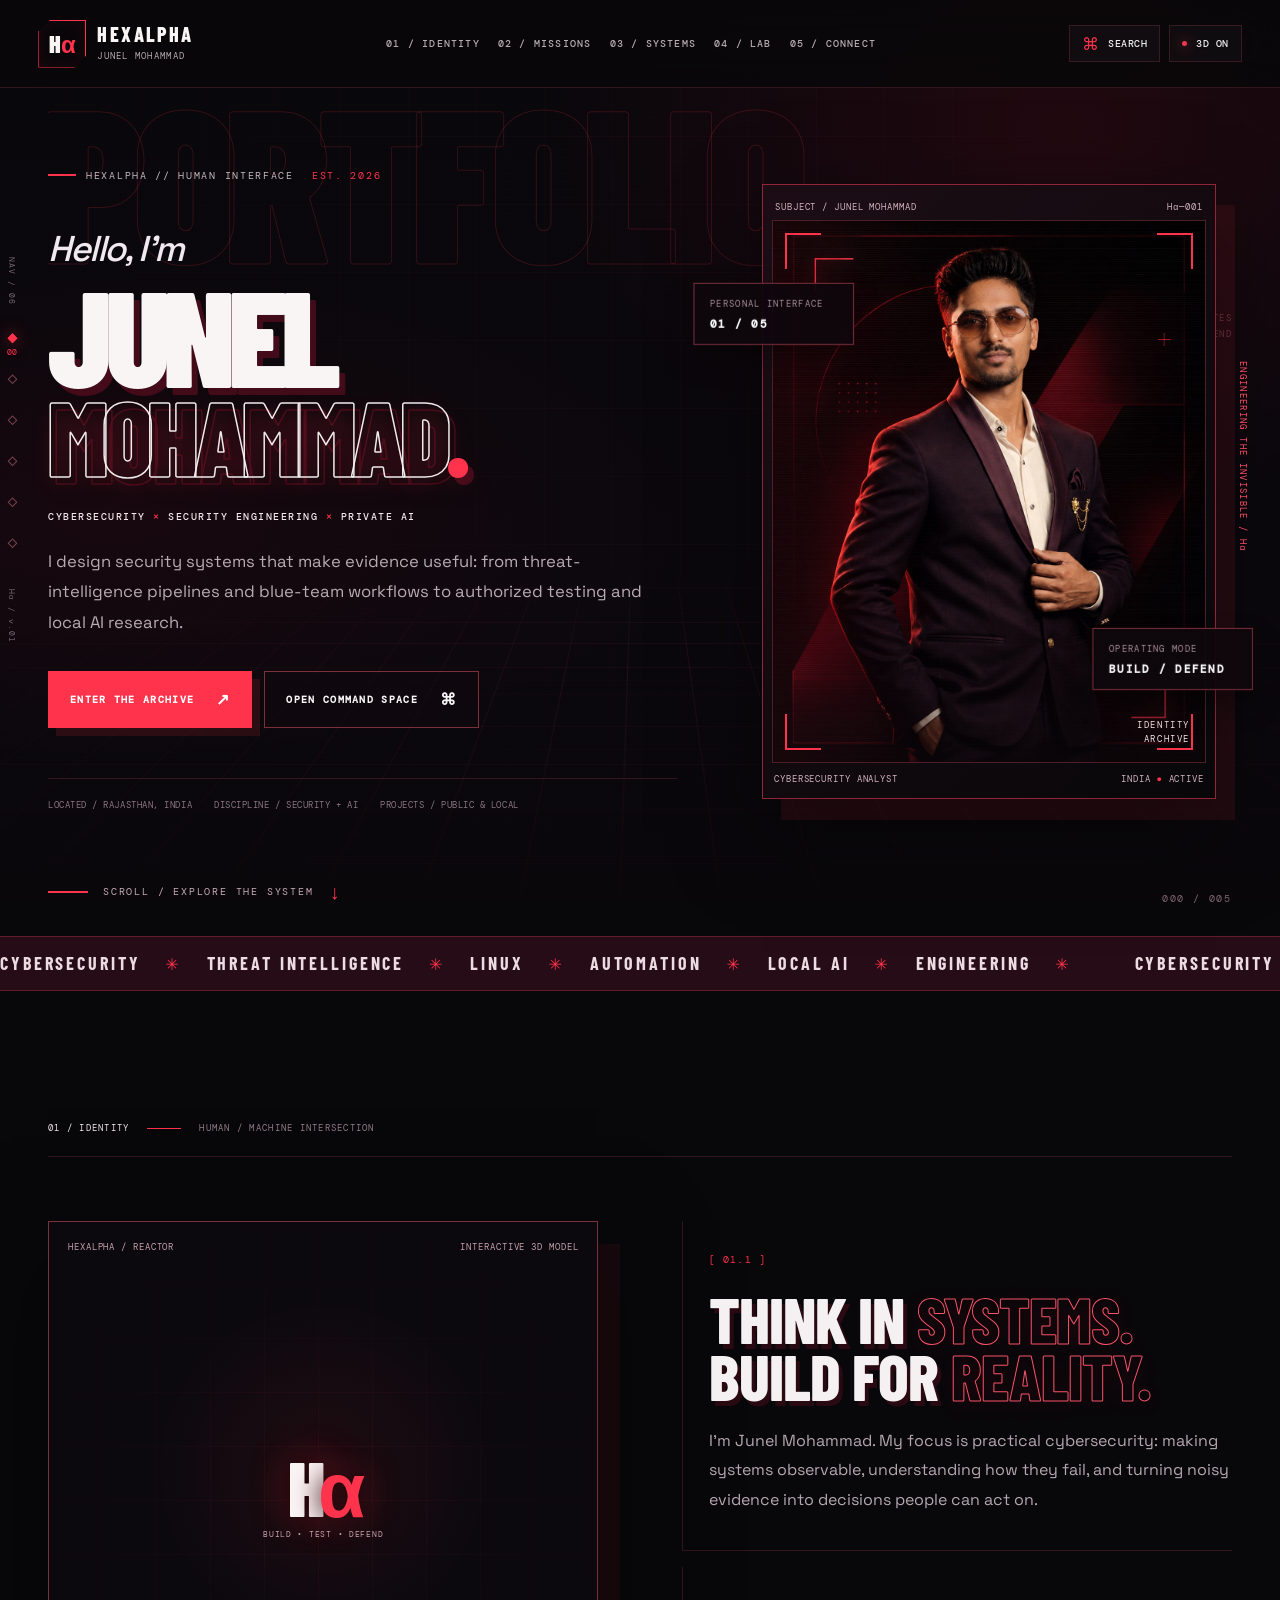
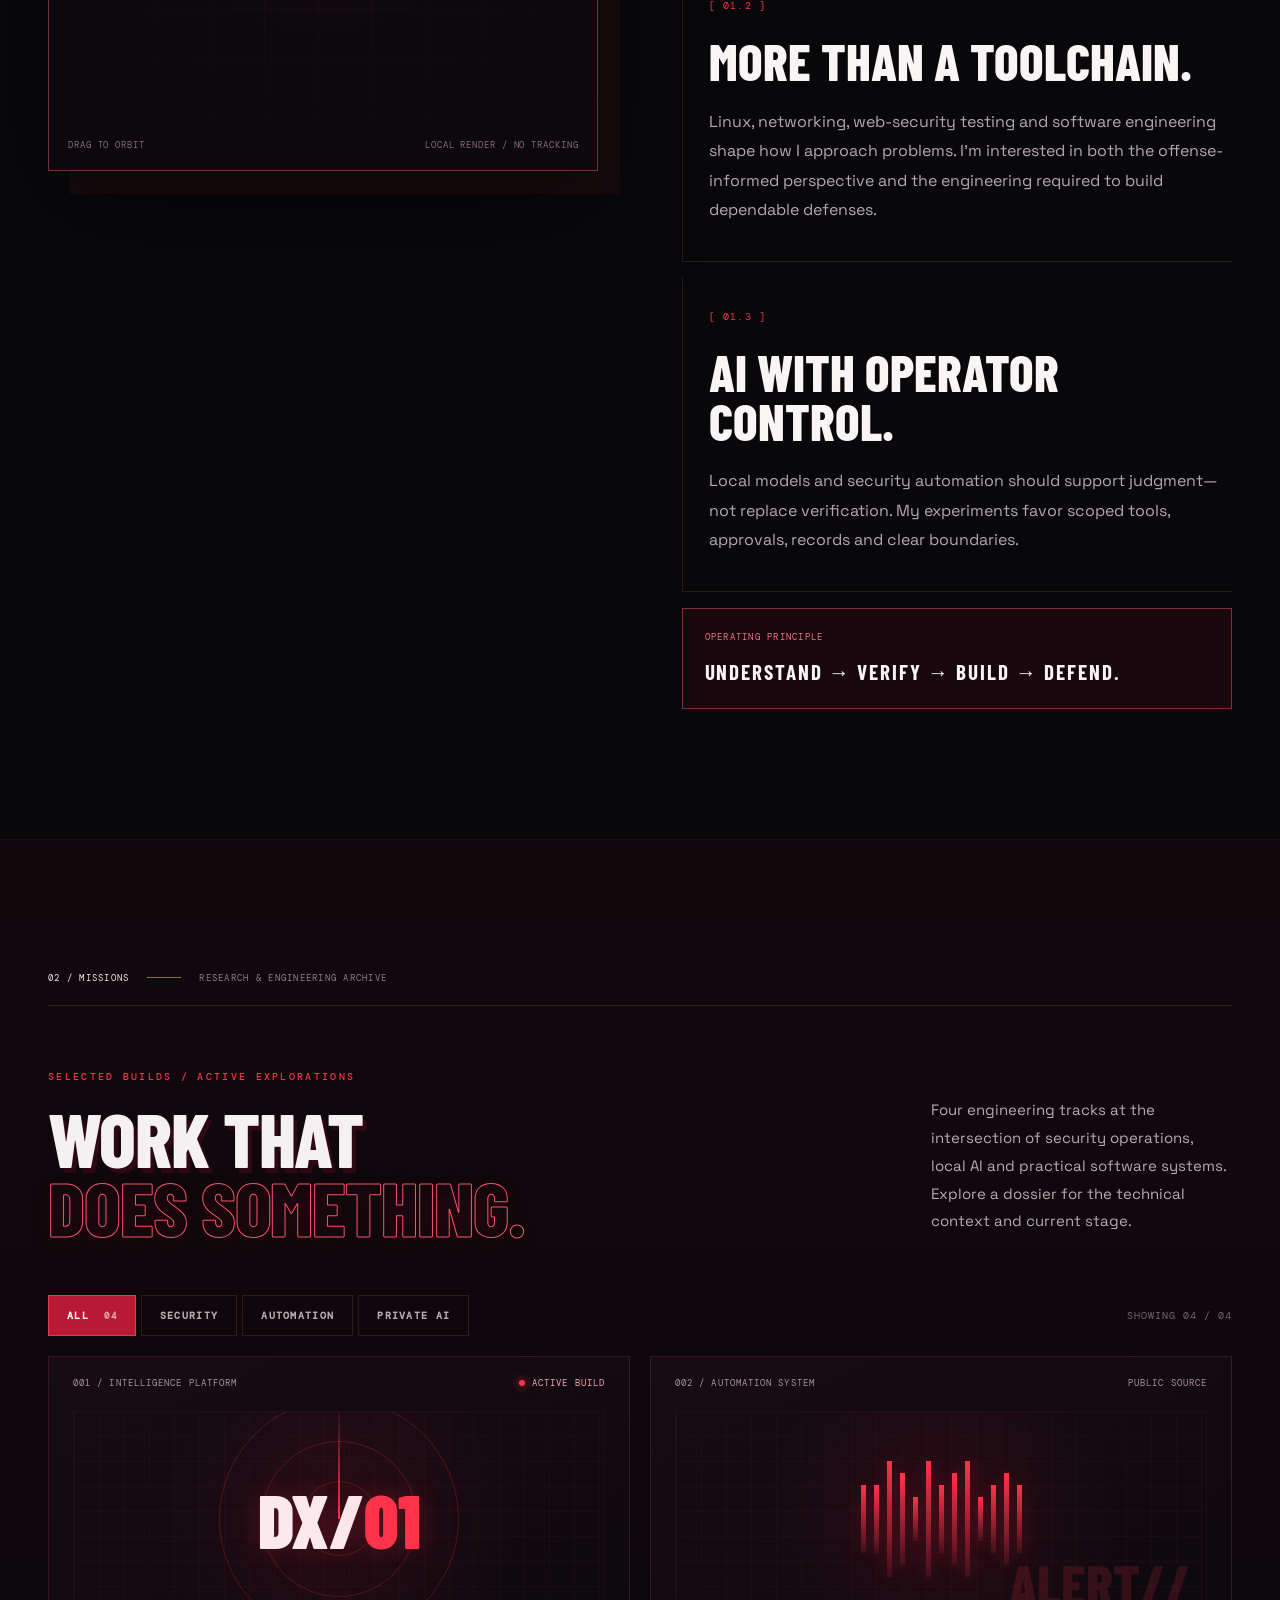
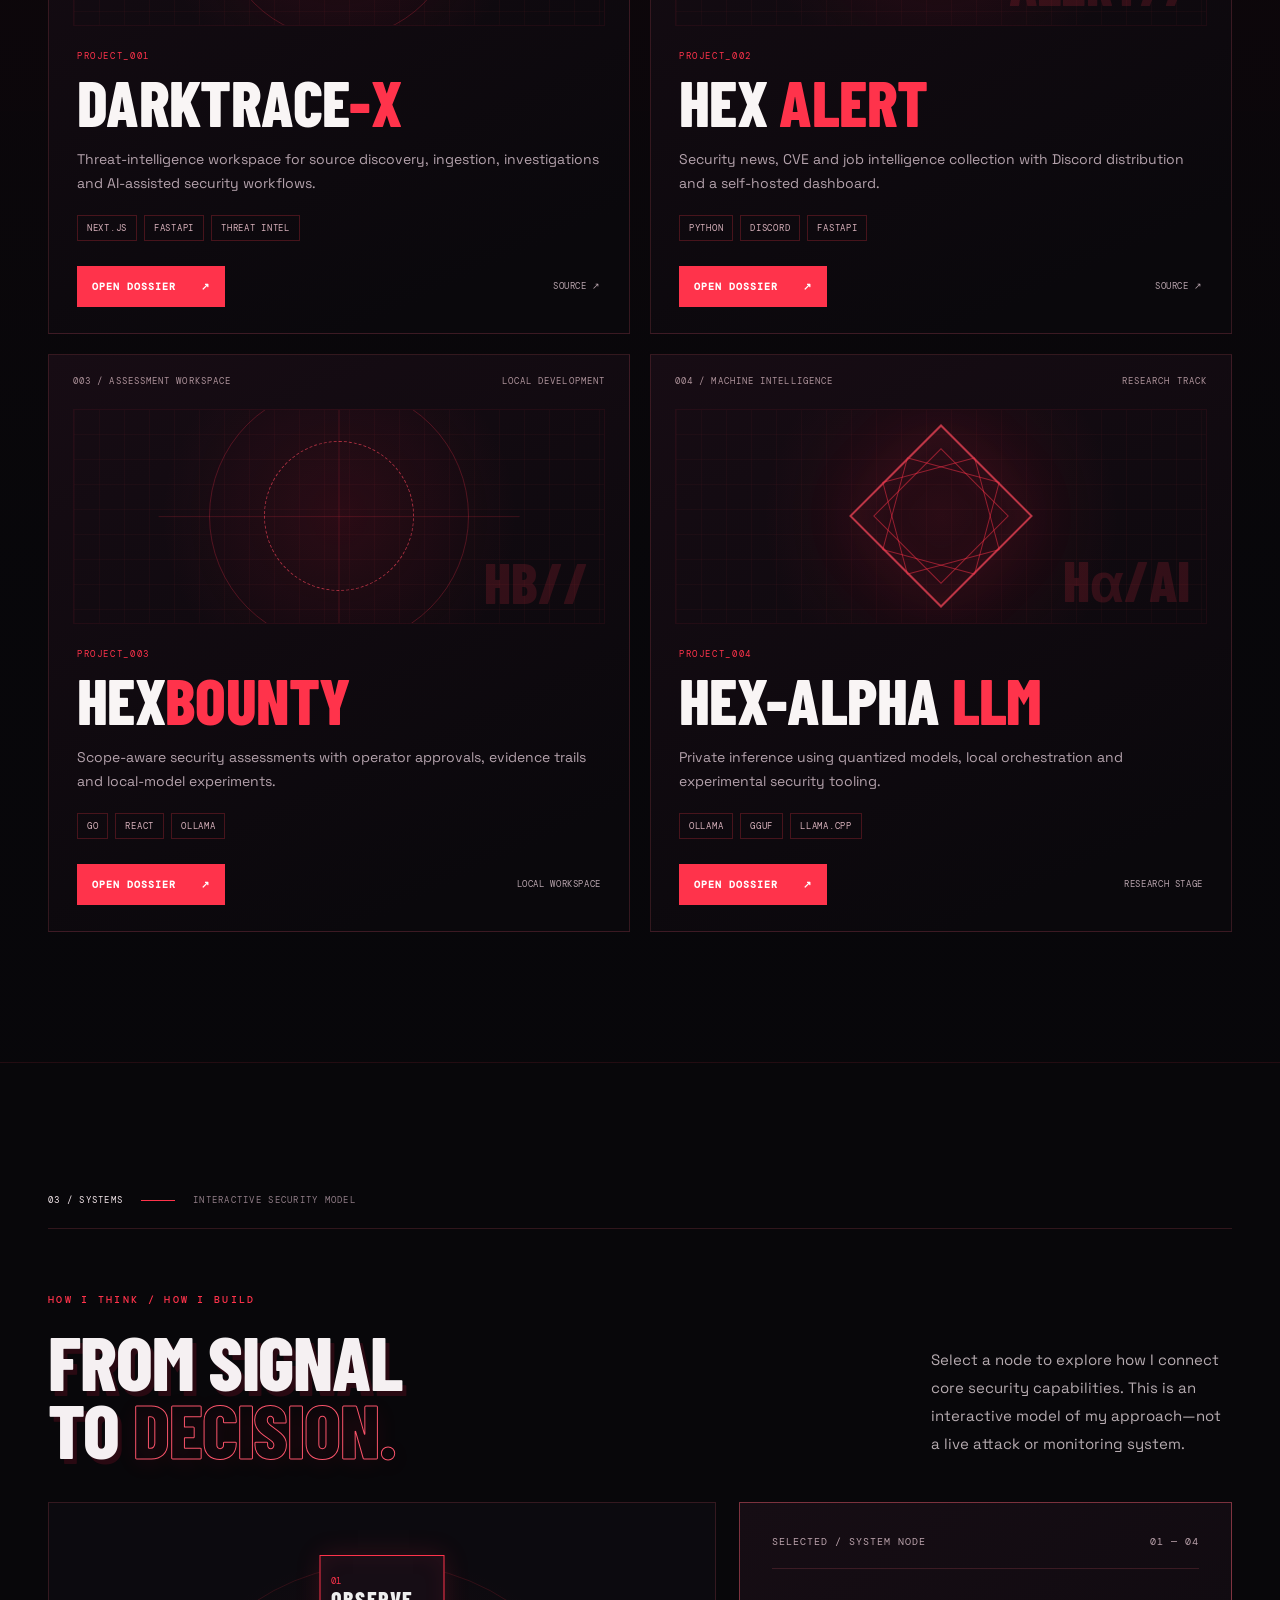
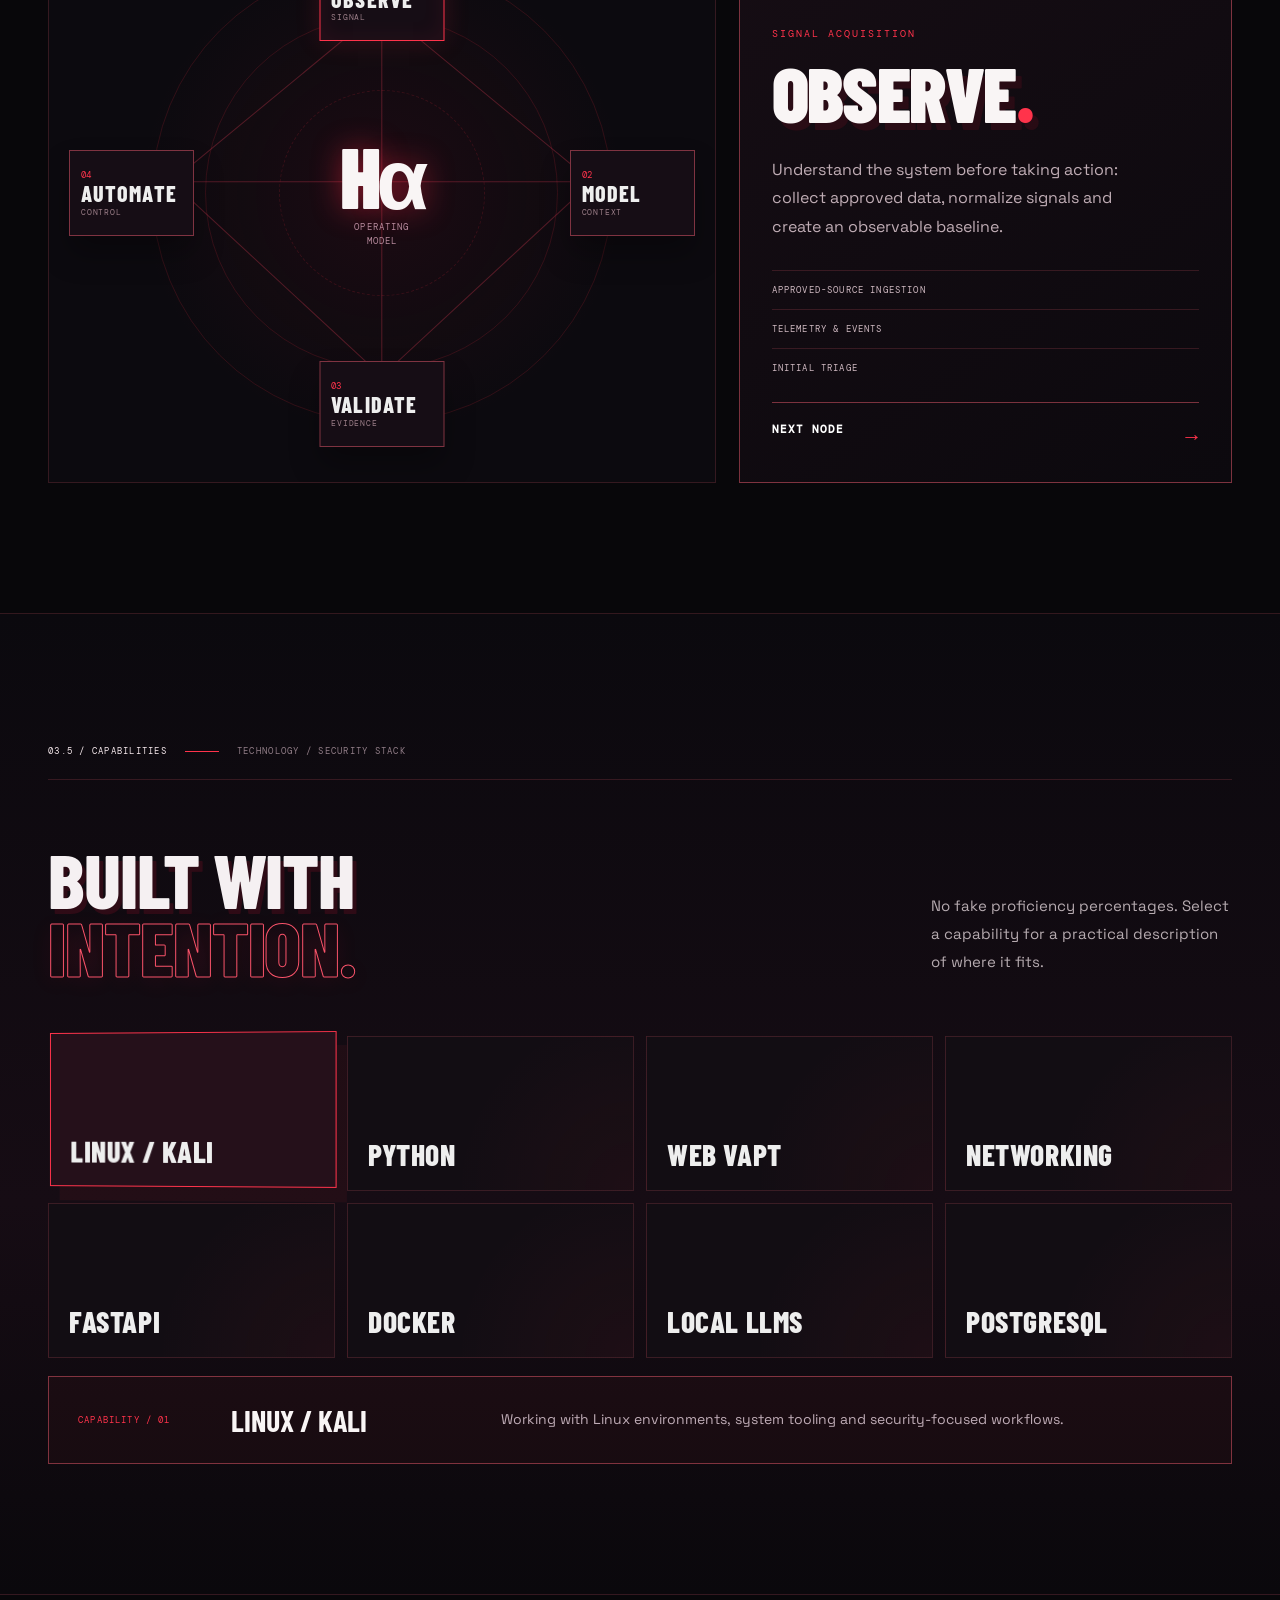
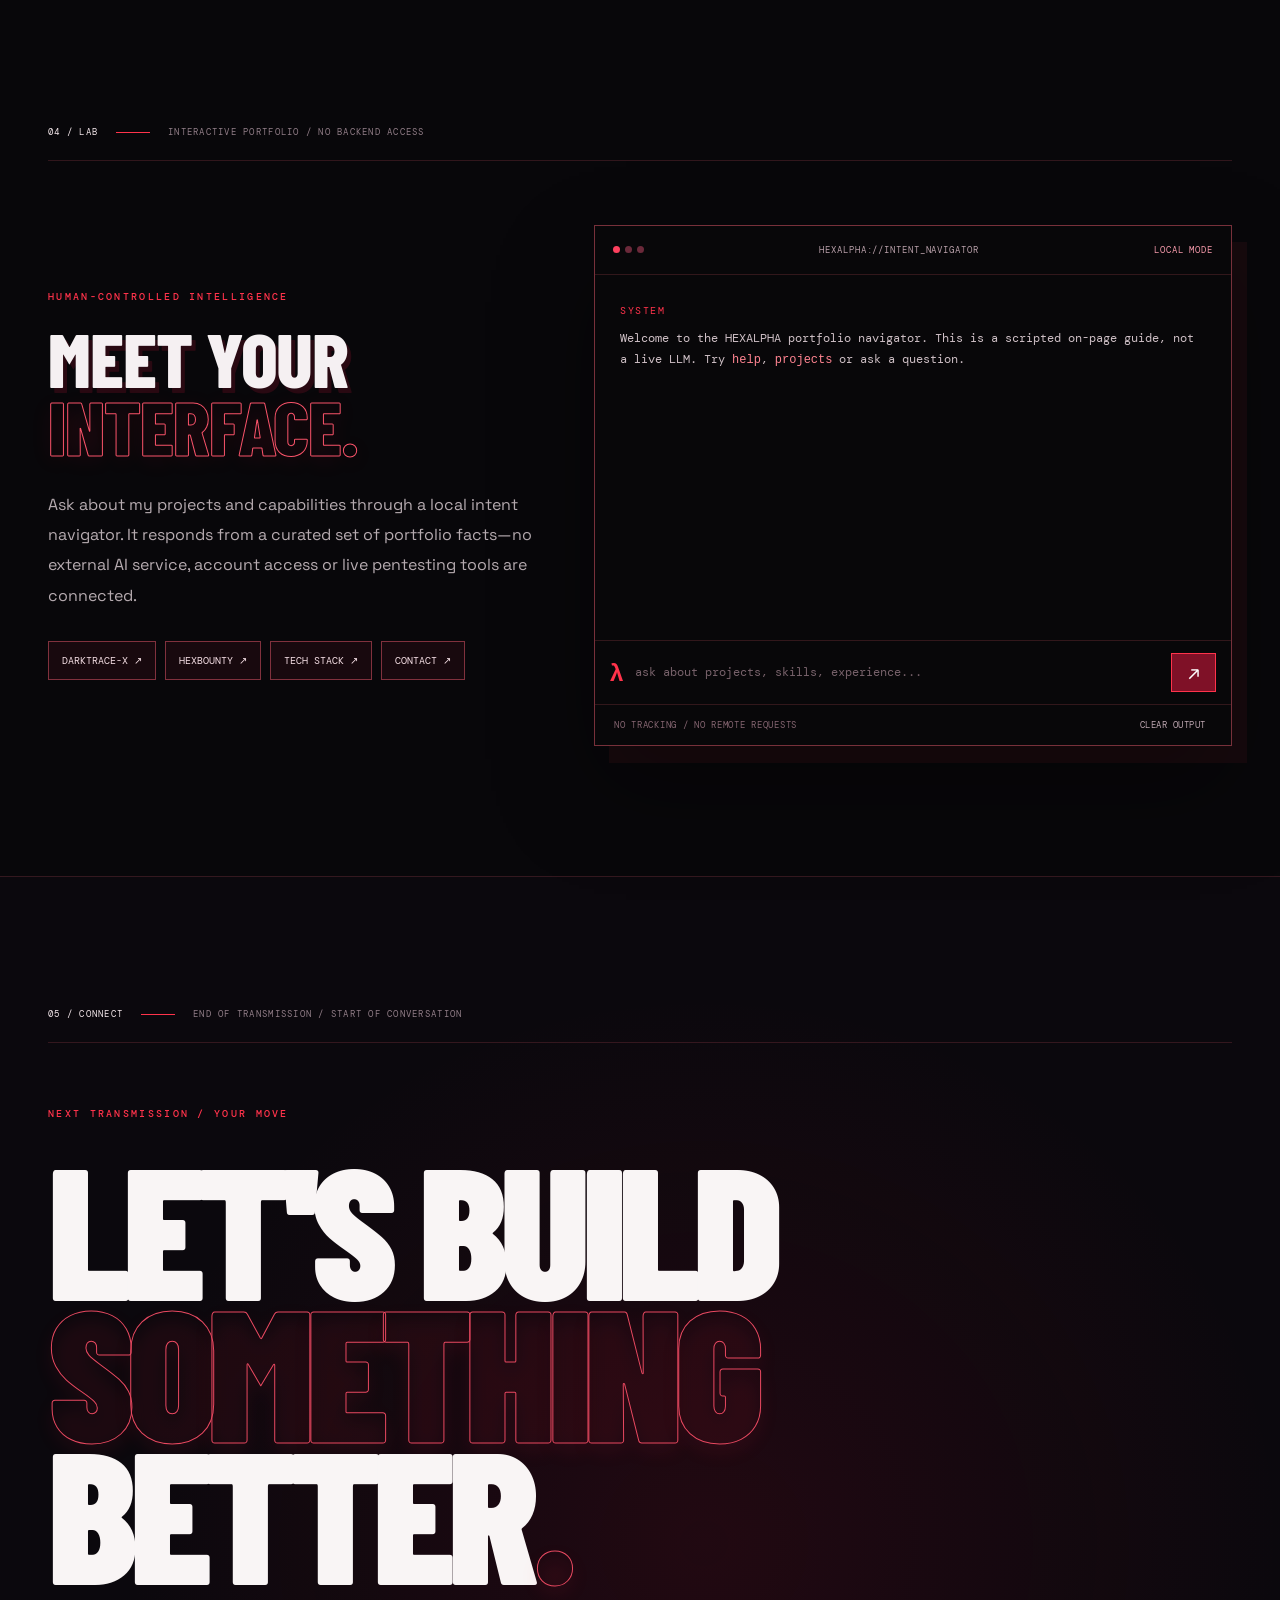
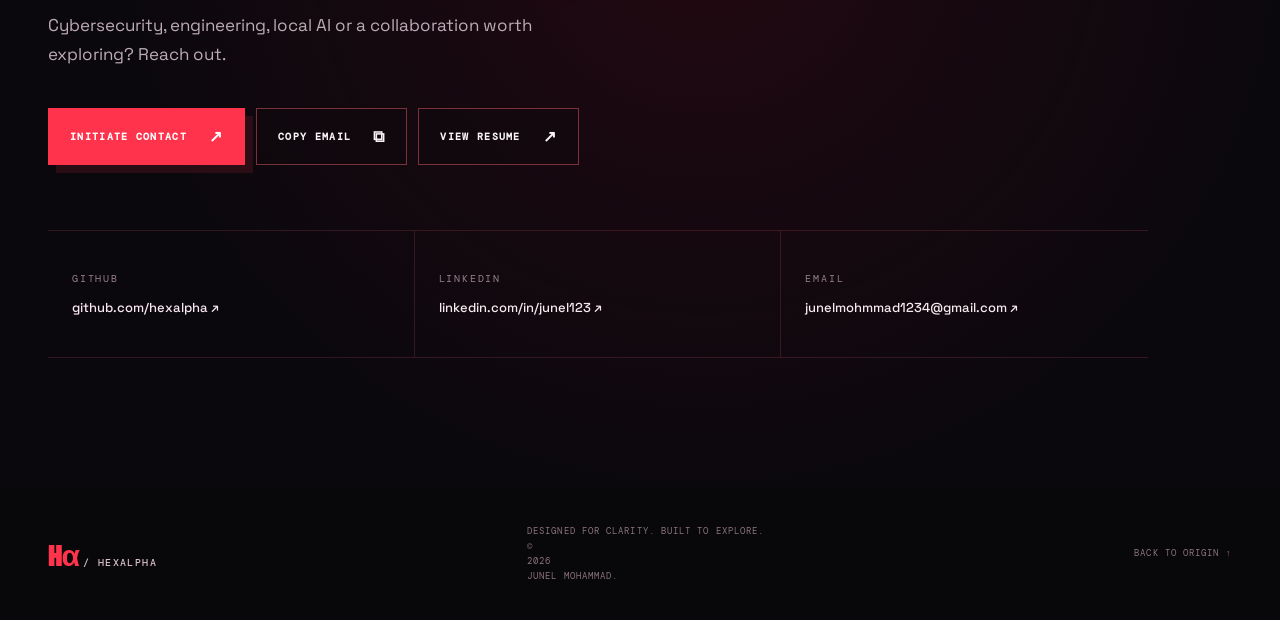
<file: docs/index.html>
<!doctype html>
<html lang="en">
<head>
  <meta charset="utf-8">
  <meta name="viewport" content="width=device-width,initial-scale=1,viewport-fit=cover">
  <meta name="theme-color" content="#08070a">
  <meta name="description" content="Junel Mohammad — cybersecurity, security engineering, threat intelligence and private AI. Explore projects and research in the HEXALPHA interactive command space.">
  <meta name="portfolio-build" content="singularity-desktop-mode-fix-2026-11-06-v1">
  <meta property="og:type" content="website">
  <meta property="og:title" content="Junel Mohammad | HEXALPHA / Cyber Command Space">
  <meta property="og:description" content="Cybersecurity × Engineering × Private AI — a cinematic, interactive portfolio.">
  <meta name="color-scheme" content="dark">
  <title>JUNEL MOHAMMAD — HEXALPHA / Cyber Command Space</title>
  <link rel="icon" href="./favicon.svg" type="image/svg+xml">
  <link rel="preconnect" href="https://fonts.googleapis.com">
  <link rel="preconnect" href="https://fonts.gstatic.com" crossorigin>
  <link href="https://fonts.googleapis.com/css2?family=Barlow+Condensed:wght@500;600;700;800;900&family=DM+Mono:wght@400;500&family=Space+Grotesk:wght@400;500;600;700&display=swap" rel="stylesheet">
  <link rel="stylesheet" href="./singularity.css?v=20261105-1">
  <link rel="stylesheet" href="./desktop-mode.css?v=20261106-1">
  <script src="./singularity.js?v=20261105-1" defer></script>
  <noscript><style>.boot{display:none}</style></noscript>
</head>
<body>
  <a class="skip" href="#main">Skip to content</a>
  <div class="background-grid" aria-hidden="true"></div>
  <div class="background-noise" aria-hidden="true"></div>
  <div class="cursor-aura" id="cursorAura" aria-hidden="true"></div>
  <div class="scroll-progress" id="scrollProgress" aria-hidden="true"></div>
  <div class="boot" id="boot" aria-hidden="true"><div class="boot__content"><span class="boot__id">H<span>α</span></span><div class="boot__title">HEXALPHA <strong>/ COMMAND SPACE</strong></div><div class="boot__track"><i></i></div><span class="boot__caption">INITIALIZING VISUAL INTERFACE // 2026</span></div></div>

  <header class="site-header" id="siteHeader">
    <a class="site-brand" href="#top" aria-label="HEXALPHA — Junel Mohammad, homepage">
      <span class="site-brand__symbol">H<span>α</span></span>
      <span class="site-brand__name"><strong>HEXALPHA</strong><small>JUNEL MOHAMMAD</small></span>
    </a>
    <nav class="site-nav" id="siteNav" aria-label="Main navigation">
      <a href="#about" data-section-link="about">01 / IDENTITY</a>
      <a href="#projects" data-section-link="projects">02 / MISSIONS</a>
      <a href="#systems" data-section-link="systems">03 / SYSTEMS</a>
      <a href="#lab" data-section-link="lab">04 / LAB</a>
      <a href="#contact" data-section-link="contact">05 / CONNECT</a>
    </nav>
    <div class="site-header__tools">
      <button type="button" class="command-trigger" id="commandTrigger" aria-label="Open command palette"><span class="command-trigger__glyph">⌘</span><span>SEARCH</span><kbd>CTRL K</kbd></button>
      <button type="button" class="motion-toggle" id="motionToggle" aria-label="Disable decorative animations" aria-pressed="true"><span class="motion-toggle__led"></span><span id="motionLabel">3D ON</span></button>
      <button type="button" class="nav-toggle" id="navToggle" aria-label="Open navigation" aria-controls="siteNav" aria-expanded="false"><i></i><i></i><i></i></button>
    </div>
  </header>

  <aside class="section-rail" aria-label="Quick section navigation">
    <span class="section-rail__heading">NAV / 06</span>
    <a class="is-active" href="#top" aria-label="Home" data-rail="top"><i></i><span>00</span></a>
    <a href="#about" aria-label="About" data-rail="about"><i></i><span>01</span></a>
    <a href="#projects" aria-label="Projects" data-rail="projects"><i></i><span>02</span></a>
    <a href="#systems" aria-label="Systems" data-rail="systems"><i></i><span>03</span></a>
    <a href="#lab" aria-label="Lab" data-rail="lab"><i></i><span>04</span></a>
    <a href="#contact" aria-label="Contact" data-rail="contact"><i></i><span>05</span></a>
    <span class="section-rail__ending">Hα / v.01</span>
  </aside>

  <main id="main">
    <section class="hero site-shell" id="top">
      <div class="hero__graphics" aria-hidden="true"><span class="hero__giant">PORTFOLIO</span><span class="hero__data">34° / DIGITAL FIELD NOTES<br>BUILD • TEST • DEFEND</span></div>
      <div class="hero__copy" data-reveal="left">
        <div class="eyebrow"><span class="eyebrow__dash"></span><span>HEXALPHA // HUMAN INTERFACE</span><span class="eyebrow__red">EST. 2026</span></div>
        <span class="hero__hello">Hello, I'm</span>
        <h1 class="hero__name" aria-label="Junel Mohammad"><span data-depth="2">JUNEL</span><span class="hero__surname" data-depth="1">MOHAMMAD<span class="hero__period">.</span></span></h1>
        <p class="hero__title">CYBERSECURITY <span>×</span> SECURITY ENGINEERING <span>×</span> PRIVATE AI</p>
        <p class="hero__description">I design security systems that make evidence useful: from threat-intelligence pipelines and blue-team workflows to authorized testing and local AI research.</p>
        <div class="hero__actions">
          <a href="#projects" class="action action--primary">ENTER THE ARCHIVE <span>↗</span></a>
          <button class="action action--secondary" type="button" data-open-palette>OPEN COMMAND SPACE <span>⌘</span></button>
        </div>
        <div class="hero__credentials" aria-label="Professional focus"><span>LOCATED / RAJASTHAN, INDIA</span><span>DISCIPLINE / SECURITY + AI</span><span>PROJECTS / PUBLIC & LOCAL</span></div>
      </div>
      <div class="hero__portrait-area" data-reveal="right">
        <div class="portrait-satellite portrait-satellite--one" aria-hidden="true"><span>PERSONAL INTERFACE</span><strong>01 / 05</strong></div>
        <div class="portrait-tilt" id="portraitTilt">
          <div class="portrait-frame">
            <div class="portrait-frame__top"><span>SUBJECT / JUNEL MOHAMMAD</span><span>Hα—001</span></div>
            <div class="portrait-frame__image">
              <img src="./portrait-themed.jpg?v=20261105-1" alt="Junel Mohammad wearing a maroon suit and glasses in a futuristic red-and-black studio portrait" width="1122" height="1402" fetchpriority="high">
              <span class="portrait-frame__scan" aria-hidden="true"></span>
              <span class="corner corner--tl" aria-hidden="true"></span><span class="corner corner--tr" aria-hidden="true"></span><span class="corner corner--bl" aria-hidden="true"></span><span class="corner corner--br" aria-hidden="true"></span>
              <span class="portrait-frame__index">IDENTITY<br>ARCHIVE</span>
            </div>
            <div class="portrait-frame__bottom"><span>CYBERSECURITY ANALYST</span><span>INDIA <b>●</b> ACTIVE</span></div>
          </div>
        </div>
        <div class="portrait-satellite portrait-satellite--two" aria-hidden="true"><span>OPERATING MODE</span><strong>BUILD / DEFEND</strong></div>
        <div class="portrait-caption" aria-hidden="true">ENGINEERING THE INVISIBLE / Hα</div>
      </div>
      <a href="#about" class="hero__scroll"><span class="hero__scroll-line"></span> SCROLL / EXPLORE THE SYSTEM <b>↓</b></a>
      <span class="hero__number" aria-hidden="true">000 / 005</span>
    </section>

    <div class="signal-bar" aria-label="Core disciplines"><div class="signal-bar__inner"><span>CYBERSECURITY <i>✳</i> THREAT INTELLIGENCE <i>✳</i> LINUX <i>✳</i> AUTOMATION <i>✳</i> LOCAL AI <i>✳</i> ENGINEERING <i>✳</i></span><span aria-hidden="true"> CYBERSECURITY <i>✳</i> THREAT INTELLIGENCE <i>✳</i> LINUX <i>✳</i> AUTOMATION <i>✳</i> LOCAL AI <i>✳</i> ENGINEERING <i>✳</i></span></div></div>

    <section class="section about site-shell" id="about">
      <header class="section-heading" data-reveal="up"><span class="section-heading__id">01 / IDENTITY</span><span class="section-heading__line"></span><span>HUMAN / MACHINE INTERSECTION</span></header>
      <div class="story-grid">
        <div class="story-grid__stage" data-reveal="left">
          <div class="core-stage" id="coreStage">
            <div class="core-stage__header"><span>HEXALPHA / REACTOR</span><span>INTERACTIVE 3D MODEL</span></div>
            <canvas id="coreCanvas" width="720" height="720" role="img" aria-label="Animated 3D network lattice representing interconnected cybersecurity systems. Can be rotated by dragging."></canvas>
            <div class="core-stage__center" aria-hidden="true"><b>H<span>α</span></b><small>BUILD • TEST • DEFEND</small></div>
            <div class="core-stage__foot"><span>DRAG TO ORBIT</span><span>LOCAL RENDER / NO TRACKING</span></div>
          </div>
        </div>
        <div class="story-grid__content">
          <article class="story-beat" data-reveal="right"><span class="beat-index">[ 01.1 ]</span><h2 class="display-heading">THINK IN <em>SYSTEMS.</em><br>BUILD FOR <em>REALITY.</em></h2><p>I’m Junel Mohammad. My focus is practical cybersecurity: making systems observable, understanding how they fail, and turning noisy evidence into decisions people can act on.</p></article>
          <article class="story-beat" data-reveal="right"><span class="beat-index">[ 01.2 ]</span><h3>More than a toolchain.</h3><p>Linux, networking, web-security testing and software engineering shape how I approach problems. I’m interested in both the offense-informed perspective and the engineering required to build dependable defenses.</p></article>
          <article class="story-beat" data-reveal="right"><span class="beat-index">[ 01.3 ]</span><h3>AI with operator control.</h3><p>Local models and security automation should support judgment—not replace verification. My experiments favor scoped tools, approvals, records and clear boundaries.</p></article>
          <div class="story-callout" data-reveal="right"><span>OPERATING PRINCIPLE</span><strong>UNDERSTAND → VERIFY → BUILD → DEFEND.</strong></div>
        </div>
      </div>
    </section>

    <section class="section missions" id="projects">
      <div class="site-shell">
        <header class="section-heading" data-reveal="up"><span class="section-heading__id">02 / MISSIONS</span><span class="section-heading__line"></span><span>RESEARCH & ENGINEERING ARCHIVE</span></header>
        <div class="missions__intro" data-reveal="up"><div><p class="micro-red">SELECTED BUILDS / ACTIVE EXPLORATIONS</p><h2 class="display-heading">WORK THAT<br><em>DOES SOMETHING.</em></h2></div><p>Four engineering tracks at the intersection of security operations, local AI and practical software systems. Explore a dossier for the technical context and current stage.</p></div>
        <div class="missions__toolbar" data-reveal="up" role="group" aria-label="Project category filter"><div class="filter-tabs"><button type="button" data-project-filter="all" aria-pressed="true">ALL <span>04</span></button><button type="button" data-project-filter="security" aria-pressed="false">SECURITY</button><button type="button" data-project-filter="automation" aria-pressed="false">AUTOMATION</button><button type="button" data-project-filter="ai" aria-pressed="false">PRIVATE AI</button></div><span class="missions__result" id="filterResult" role="status" aria-live="polite">SHOWING 04 / 04</span></div>
        <div class="mission-grid">
          <article class="mission-card mission-card--featured tilt-card" data-project="darktrace" data-category="security" data-reveal="up"><div class="mission-card__overline"><span>001 / INTELLIGENCE PLATFORM</span><span class="status-dot">ACTIVE BUILD</span></div><div class="mission-card__visual mission-card__visual--radar" aria-hidden="true"><span class="radar-ring radar-ring--one"></span><span class="radar-ring radar-ring--two"></span><span class="radar-ring radar-ring--three"></span><span class="radar-needle"></span><span class="radar-label">DX/<i>01</i></span></div><div class="mission-card__content"><span class="mission-card__num">PROJECT_001</span><h3>DarkTrace<span>-X</span></h3><p>Threat-intelligence workspace for source discovery, ingestion, investigations and AI-assisted security workflows.</p><div class="mission-card__tags"><span>NEXT.JS</span><span>FASTAPI</span><span>THREAT INTEL</span></div><div class="mission-card__actions"><button type="button" class="dossier-button" data-dossier="darktrace">OPEN DOSSIER <b>↗</b></button><a href="https://github.com/hexalpha/DarkTrace-X" target="_blank" rel="noopener noreferrer">SOURCE ↗</a></div></div></article>
          <article class="mission-card tilt-card" data-project="hexalert" data-category="automation security" data-reveal="up"><div class="mission-card__overline"><span>002 / AUTOMATION SYSTEM</span><span>PUBLIC SOURCE</span></div><div class="mission-card__visual mission-card__visual--wave" aria-hidden="true"><div class="waveform"><i></i><i></i><i></i><i></i><i></i><i></i><i></i><i></i><i></i><i></i><i></i><i></i><i></i></div><span class="visual-mark">ALERT//</span></div><div class="mission-card__content"><span class="mission-card__num">PROJECT_002</span><h3>HEX <span>ALERT</span></h3><p>Security news, CVE and job intelligence collection with Discord distribution and a self-hosted dashboard.</p><div class="mission-card__tags"><span>PYTHON</span><span>DISCORD</span><span>FASTAPI</span></div><div class="mission-card__actions"><button type="button" class="dossier-button" data-dossier="hexalert">OPEN DOSSIER <b>↗</b></button><a href="https://github.com/hexalpha/HEX-ALERT" target="_blank" rel="noopener noreferrer">SOURCE ↗</a></div></div></article>
          <article class="mission-card tilt-card" data-project="hexbounty" data-category="security ai" data-reveal="up"><div class="mission-card__overline"><span>003 / ASSESSMENT WORKSPACE</span><span>LOCAL DEVELOPMENT</span></div><div class="mission-card__visual mission-card__visual--cross" aria-hidden="true"><span class="crosshair crosshair--one"></span><span class="crosshair crosshair--two"></span><span class="visual-mark">HB//</span></div><div class="mission-card__content"><span class="mission-card__num">PROJECT_003</span><h3>Hex<span>Bounty</span></h3><p>Scope-aware security assessments with operator approvals, evidence trails and local-model experiments.</p><div class="mission-card__tags"><span>GO</span><span>REACT</span><span>OLLAMA</span></div><div class="mission-card__actions"><button type="button" class="dossier-button" data-dossier="hexbounty">OPEN DOSSIER <b>↗</b></button><span class="mission-card__private">LOCAL WORKSPACE</span></div></div></article>
          <article class="mission-card tilt-card" data-project="hexllm" data-category="ai" data-reveal="up"><div class="mission-card__overline"><span>004 / MACHINE INTELLIGENCE</span><span>RESEARCH TRACK</span></div><div class="mission-card__visual mission-card__visual--ai" aria-hidden="true"><div class="brain-shell"><span></span><span></span><span></span></div><span class="visual-mark">Hα/AI</span></div><div class="mission-card__content"><span class="mission-card__num">PROJECT_004</span><h3>HEX-ALPHA <span>LLM</span></h3><p>Private inference using quantized models, local orchestration and experimental security tooling.</p><div class="mission-card__tags"><span>OLLAMA</span><span>GGUF</span><span>LLAMA.CPP</span></div><div class="mission-card__actions"><button type="button" class="dossier-button" data-dossier="hexllm">OPEN DOSSIER <b>↗</b></button><span class="mission-card__private">RESEARCH STAGE</span></div></div></article>
        </div>
      </div>
    </section>

    <section class="section systems site-shell" id="systems">
      <header class="section-heading" data-reveal="up"><span class="section-heading__id">03 / SYSTEMS</span><span class="section-heading__line"></span><span>INTERACTIVE SECURITY MODEL</span></header>
      <div class="systems__intro" data-reveal="up"><div><p class="micro-red">HOW I THINK / HOW I BUILD</p><h2 class="display-heading">FROM SIGNAL<br>TO <em>DECISION.</em></h2></div><p>Select a node to explore how I connect core security capabilities. This is an interactive model of my approach—not a live attack or monitoring system.</p></div>
      <div class="systems-grid" data-reveal="up">
        <div class="systems-visual" id="systemsVisual" aria-label="Interactive security workflow diagram">
          <div class="systems-visual__rings" aria-hidden="true"><i></i><i></i><i></i></div>
          <svg class="systems-visual__paths" viewBox="0 0 600 550" aria-hidden="true"><path d="M300 100L100 265L300 450L500 265Z"/><path d="M300 100V450M100 265H500"/></svg>
          <div class="systems-visual__core"><span>Hα</span><small>OPERATING<br>MODEL</small></div>
          <button type="button" class="system-node is-selected" data-system="observe" aria-pressed="true"><i>01</i><strong>OBSERVE</strong><small>SIGNAL</small></button>
          <button type="button" class="system-node" data-system="model" aria-pressed="false"><i>02</i><strong>MODEL</strong><small>CONTEXT</small></button>
          <button type="button" class="system-node" data-system="validate" aria-pressed="false"><i>03</i><strong>VALIDATE</strong><small>EVIDENCE</small></button>
          <button type="button" class="system-node" data-system="automate" aria-pressed="false"><i>04</i><strong>AUTOMATE</strong><small>CONTROL</small></button>
        </div>
        <div class="system-dossier"><div class="system-dossier__top"><span>SELECTED / SYSTEM NODE</span><span id="systemCounter">01 — 04</span></div><p class="system-dossier__tag" id="systemTag">SIGNAL ACQUISITION</p><h3 id="systemTitle">OBSERVE<span>.</span></h3><p id="systemDescription">Understand the system before taking action: collect approved data, normalize signals and create an observable baseline.</p><div class="system-dossier__list" id="systemDetails"><span>APPROVED-SOURCE INGESTION</span><span>TELEMETRY &amp; EVENTS</span><span>INITIAL TRIAGE</span></div><button type="button" class="system-dossier__next" id="nextSystem">NEXT NODE <span>→</span></button></div>
      </div>
    </section>

    <section class="section arsenal" id="arsenal">
      <div class="site-shell"><header class="section-heading" data-reveal="up"><span class="section-heading__id">03.5 / CAPABILITIES</span><span class="section-heading__line"></span><span>TECHNOLOGY / SECURITY STACK</span></header>
        <div class="arsenal__intro" data-reveal="up"><h2 class="display-heading">BUILT WITH<br><em>INTENTION.</em></h2><p>No fake proficiency percentages. Select a capability for a practical description of where it fits.</p></div>
        <div class="arsenal__grid" data-reveal="up" id="arsenalGrid">
          <button type="button" data-skill="linux" class="skill-tile is-selected" aria-pressed="true"><span>01</span><strong>LINUX / KALI</strong><i>↗</i></button>
          <button type="button" data-skill="python" class="skill-tile" aria-pressed="false"><span>02</span><strong>PYTHON</strong><i>↗</i></button>
          <button type="button" data-skill="vapt" class="skill-tile" aria-pressed="false"><span>03</span><strong>WEB VAPT</strong><i>↗</i></button>
          <button type="button" data-skill="network" class="skill-tile" aria-pressed="false"><span>04</span><strong>NETWORKING</strong><i>↗</i></button>
          <button type="button" data-skill="api" class="skill-tile" aria-pressed="false"><span>05</span><strong>FASTAPI</strong><i>↗</i></button>
          <button type="button" data-skill="docker" class="skill-tile" aria-pressed="false"><span>06</span><strong>DOCKER</strong><i>↗</i></button>
          <button type="button" data-skill="ai" class="skill-tile" aria-pressed="false"><span>07</span><strong>LOCAL LLMS</strong><i>↗</i></button>
          <button type="button" data-skill="data" class="skill-tile" aria-pressed="false"><span>08</span><strong>POSTGRESQL</strong><i>↗</i></button>
        </div>
        <div class="arsenal__description" id="skillDescription" role="status" aria-live="polite"><span>CAPABILITY / 01</span><strong>LINUX / KALI</strong><p>Working with Linux environments, system tooling and security-focused workflows.</p></div>
      </div>
    </section>

    <section class="section lab site-shell" id="lab">
      <header class="section-heading" data-reveal="up"><span class="section-heading__id">04 / LAB</span><span class="section-heading__line"></span><span>INTERACTIVE PORTFOLIO / NO BACKEND ACCESS</span></header>
      <div class="lab__grid"><div class="lab__copy" data-reveal="left"><p class="micro-red">HUMAN-CONTROLLED INTELLIGENCE</p><h2 class="display-heading">MEET YOUR<br><em>INTERFACE.</em></h2><p>Ask about my projects and capabilities through a local intent navigator. It responds from a curated set of portfolio facts—no external AI service, account access or live pentesting tools are connected.</p><div class="lab__quick"><button type="button" data-lab-prompt="What is DarkTrace-X?">DARKTRACE-X ↗</button><button type="button" data-lab-prompt="What is HexBounty?">HEXBOUNTY ↗</button><button type="button" data-lab-prompt="What technologies do you use?">TECH STACK ↗</button><button type="button" data-lab-prompt="How can I contact you?">CONTACT ↗</button></div></div>
        <div class="console" data-reveal="right"><div class="console__top"><div class="console__lights"><i></i><i></i><i></i></div><span>HEXALPHA://INTENT_NAVIGATOR</span><span class="console__badge">LOCAL MODE</span></div><div id="consoleHistory" class="console__history" role="log" aria-live="polite"><div class="console-line console-line--system"><span class="console-line__prompt">SYSTEM</span><p>Welcome to the HEXALPHA portfolio navigator. This is a scripted on-page guide, not a live LLM. Try <code>help</code>, <code>projects</code> or ask a question.</p></div></div><form id="consoleForm" class="console__form"><label for="consoleInput">λ</label><input id="consoleInput" type="text" autocomplete="off" spellcheck="false" maxlength="240" placeholder="ask about projects, skills, experience..." aria-label="Ask about Junel's portfolio"><button type="submit" aria-label="Send message">↗</button></form><div class="console__foot"><span>NO TRACKING / NO REMOTE REQUESTS</span><button type="button" id="clearConsole">CLEAR OUTPUT</button></div></div></div>
    </section>

    <section class="section contact" id="contact"><div class="site-shell"><header class="section-heading" data-reveal="up"><span class="section-heading__id">05 / CONNECT</span><span class="section-heading__line"></span><span>END OF TRANSMISSION / START OF CONVERSATION</span></header><div class="contact__content" data-reveal="up"><p class="micro-red">NEXT TRANSMISSION / YOUR MOVE</p><h2 class="contact__headline">LET'S BUILD<br><span>SOMETHING</span><br>BETTER<span class="contact__period">.</span></h2><p>Cybersecurity, engineering, local AI or a collaboration worth exploring? Reach out.</p><div class="contact__buttons"><a href="mailto:junelmohmmad1234@gmail.com" class="action action--primary">INITIATE CONTACT <span>↗</span></a><button type="button" id="copyEmail" class="action action--secondary">COPY EMAIL <span>⧉</span></button><a href="./resume.html" class="action action--secondary">VIEW RESUME <span>↗</span></a></div><div class="contact__links"><a href="https://github.com/hexalpha" target="_blank" rel="noopener noreferrer"><span>GITHUB</span><strong>github.com/hexalpha ↗</strong></a><a href="https://www.linkedin.com/in/junel123" target="_blank" rel="noopener noreferrer"><span>LINKEDIN</span><strong>linkedin.com/in/junel123 ↗</strong></a><a href="mailto:junelmohmmad1234@gmail.com"><span>EMAIL</span><strong>junelmohmmad1234@gmail.com ↗</strong></a></div></div></div></section>
  </main>

  <footer class="site-footer site-shell"><a href="#top" class="site-footer__brand">Hα <span>/ HEXALPHA</span></a><p>DESIGNED FOR CLARITY. BUILT TO EXPLORE. <span>© <span id="year">2026</span> JUNEL MOHAMMAD.</span></p><a href="#top">BACK TO ORIGIN ↑</a></footer>

  <button type="button" class="back-top" id="backTop" aria-label="Back to top">↑</button>
  <div class="toast" id="toast" role="status" aria-live="polite"></div>

  <dialog class="overlay-dialog" id="commandDialog" aria-labelledby="commandTitle"><div class="command-shell"><div class="command-shell__top"><div><span>HEXALPHA // 00.1</span><h2 id="commandTitle">COMMAND PALETTE</h2></div><button type="button" id="commandClose" aria-label="Close command palette">✕</button></div><input id="commandSearch" type="search" placeholder="Find projects, routes or actions..." autocomplete="off" aria-label="Search portfolio commands"><div class="command-results" id="commandResults"><button type="button" data-command="top"><span>⌂</span> Home / Introduction <kbd>00</kbd></button><button type="button" data-command="about"><span>◈</span> Identity / About <kbd>01</kbd></button><button type="button" data-command="projects"><span>▤</span> Mission archive <kbd>02</kbd></button><button type="button" data-command="systems"><span>◎</span> Security systems <kbd>03</kbd></button><button type="button" data-command="arsenal"><span>✳</span> Capability matrix <kbd>03.5</kbd></button><button type="button" data-command="lab"><span>λ</span> Intent navigator <kbd>04</kbd></button><button type="button" data-command="contact"><span>✉</span> Connect <kbd>05</kbd></button><button type="button" data-command="resume"><span>↗</span> View resume <kbd>DOC</kbd></button><button type="button" data-command="github"><span>⌘</span> Open GitHub <kbd>WEB</kbd></button><button type="button" data-command="email"><span>↗</span> Send email <kbd>MAIL</kbd></button><p id="commandEmpty" hidden>No matches found.</p></div><p class="command-shell__hint">TIP: CTRL/⌘ + K TO OPEN · ESC TO CLOSE</p></div></dialog>

  <dialog class="overlay-dialog dossier-dialog" id="dossierDialog" aria-labelledby="dossierTitle"><div class="dossier-shell"><div class="dossier-shell__top"><span id="dossierOverline">MISSION RECORD / 001</span><button type="button" id="dossierClose" aria-label="Close project dossier">✕</button></div><h2 id="dossierTitle">PROJECT</h2><p id="dossierSummary"></p><h3>ENGINEERING NOTES</h3><div id="dossierNotes" class="dossier-shell__notes"></div><div id="dossierTags" class="dossier-shell__tags"></div><div id="dossierLinks" class="dossier-shell__links"></div><span class="dossier-shell__footer">PUBLIC-SAFE ENGINEERING OVERVIEW // Hα</span></div></dialog>
</body>
</html>
</file>
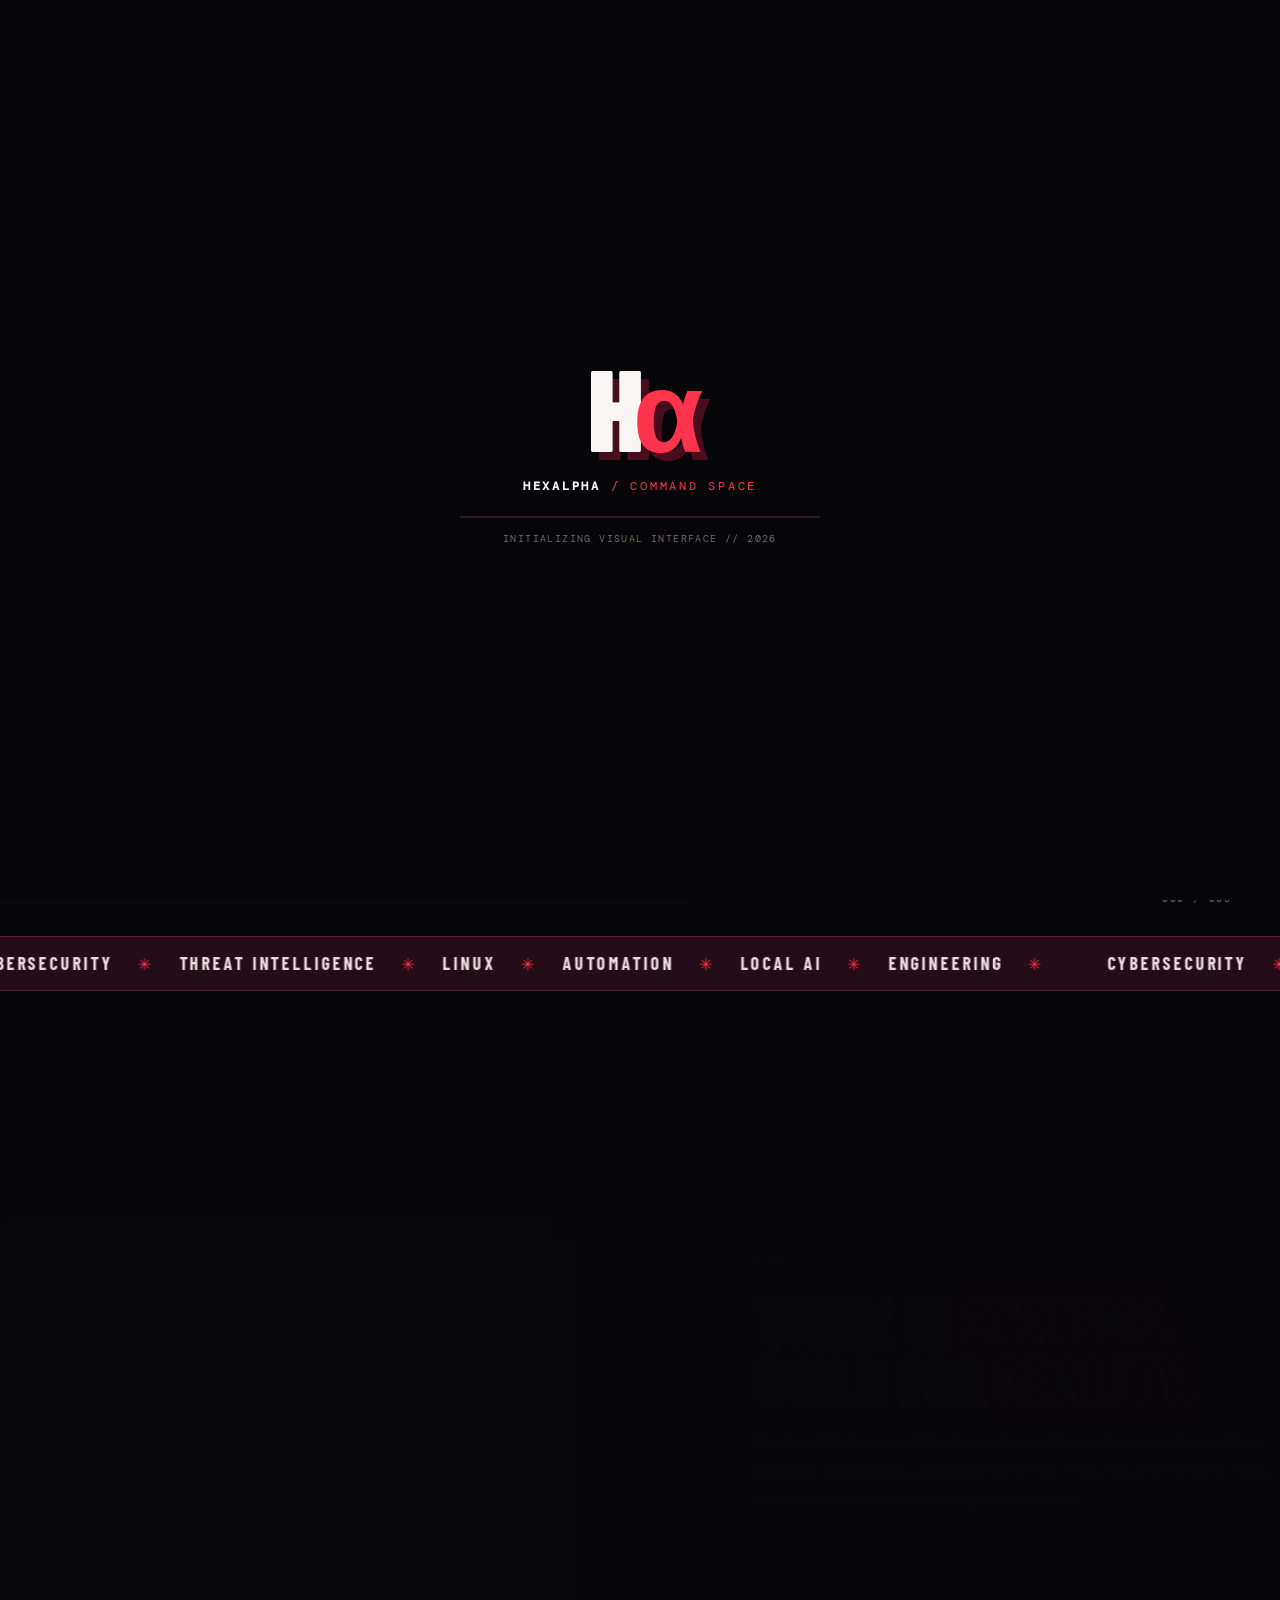
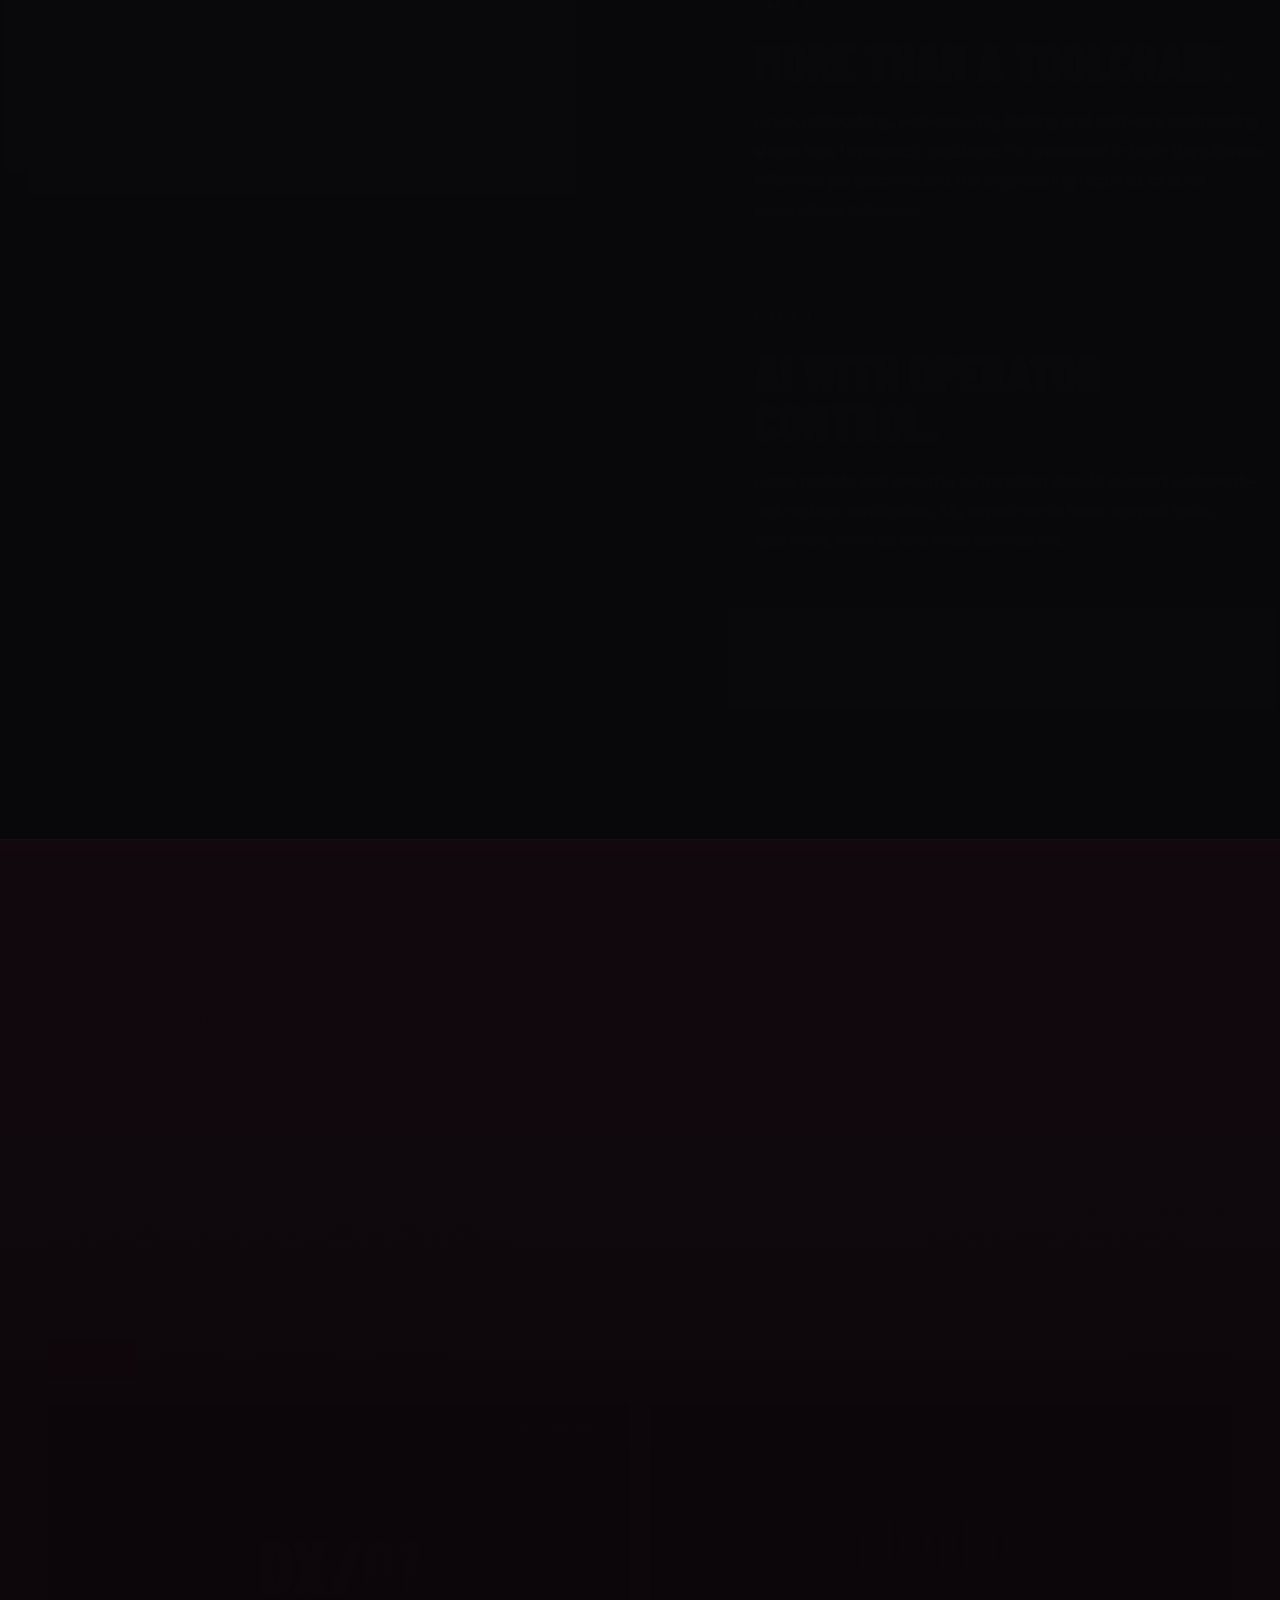
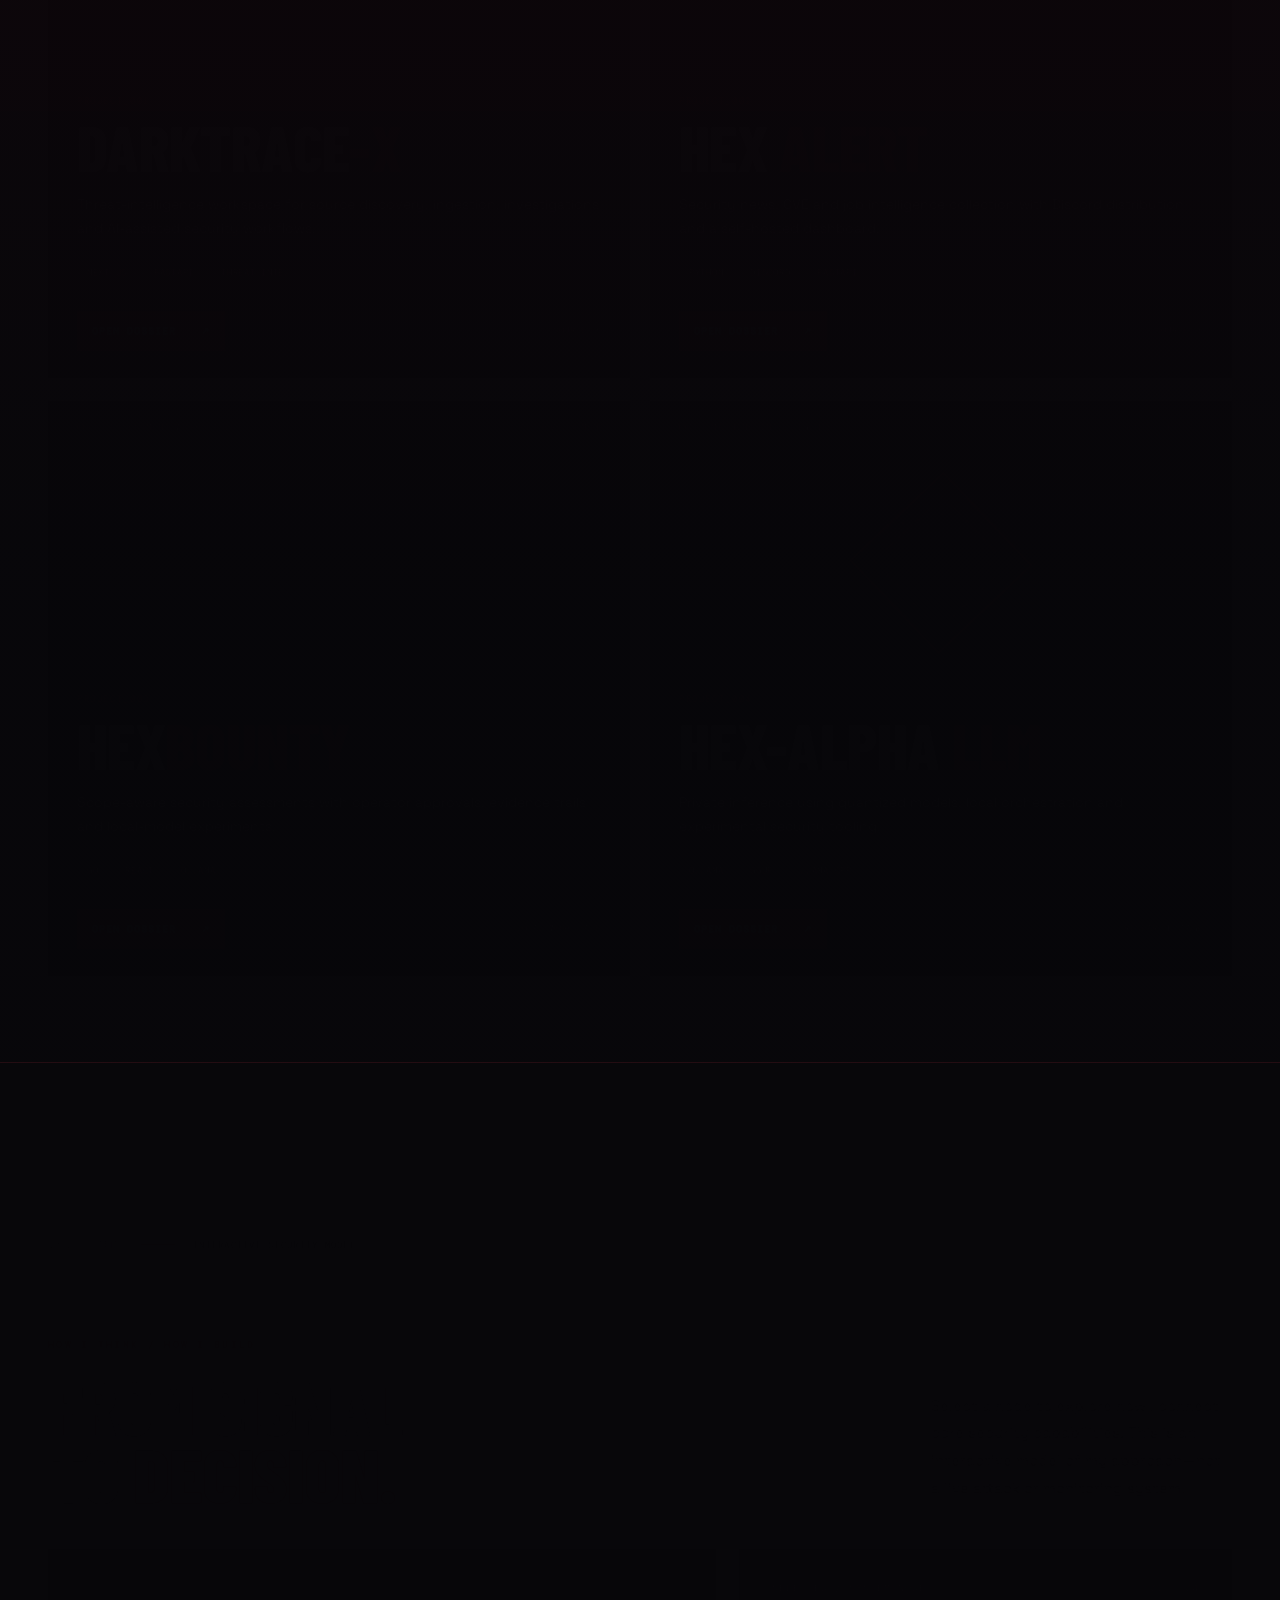
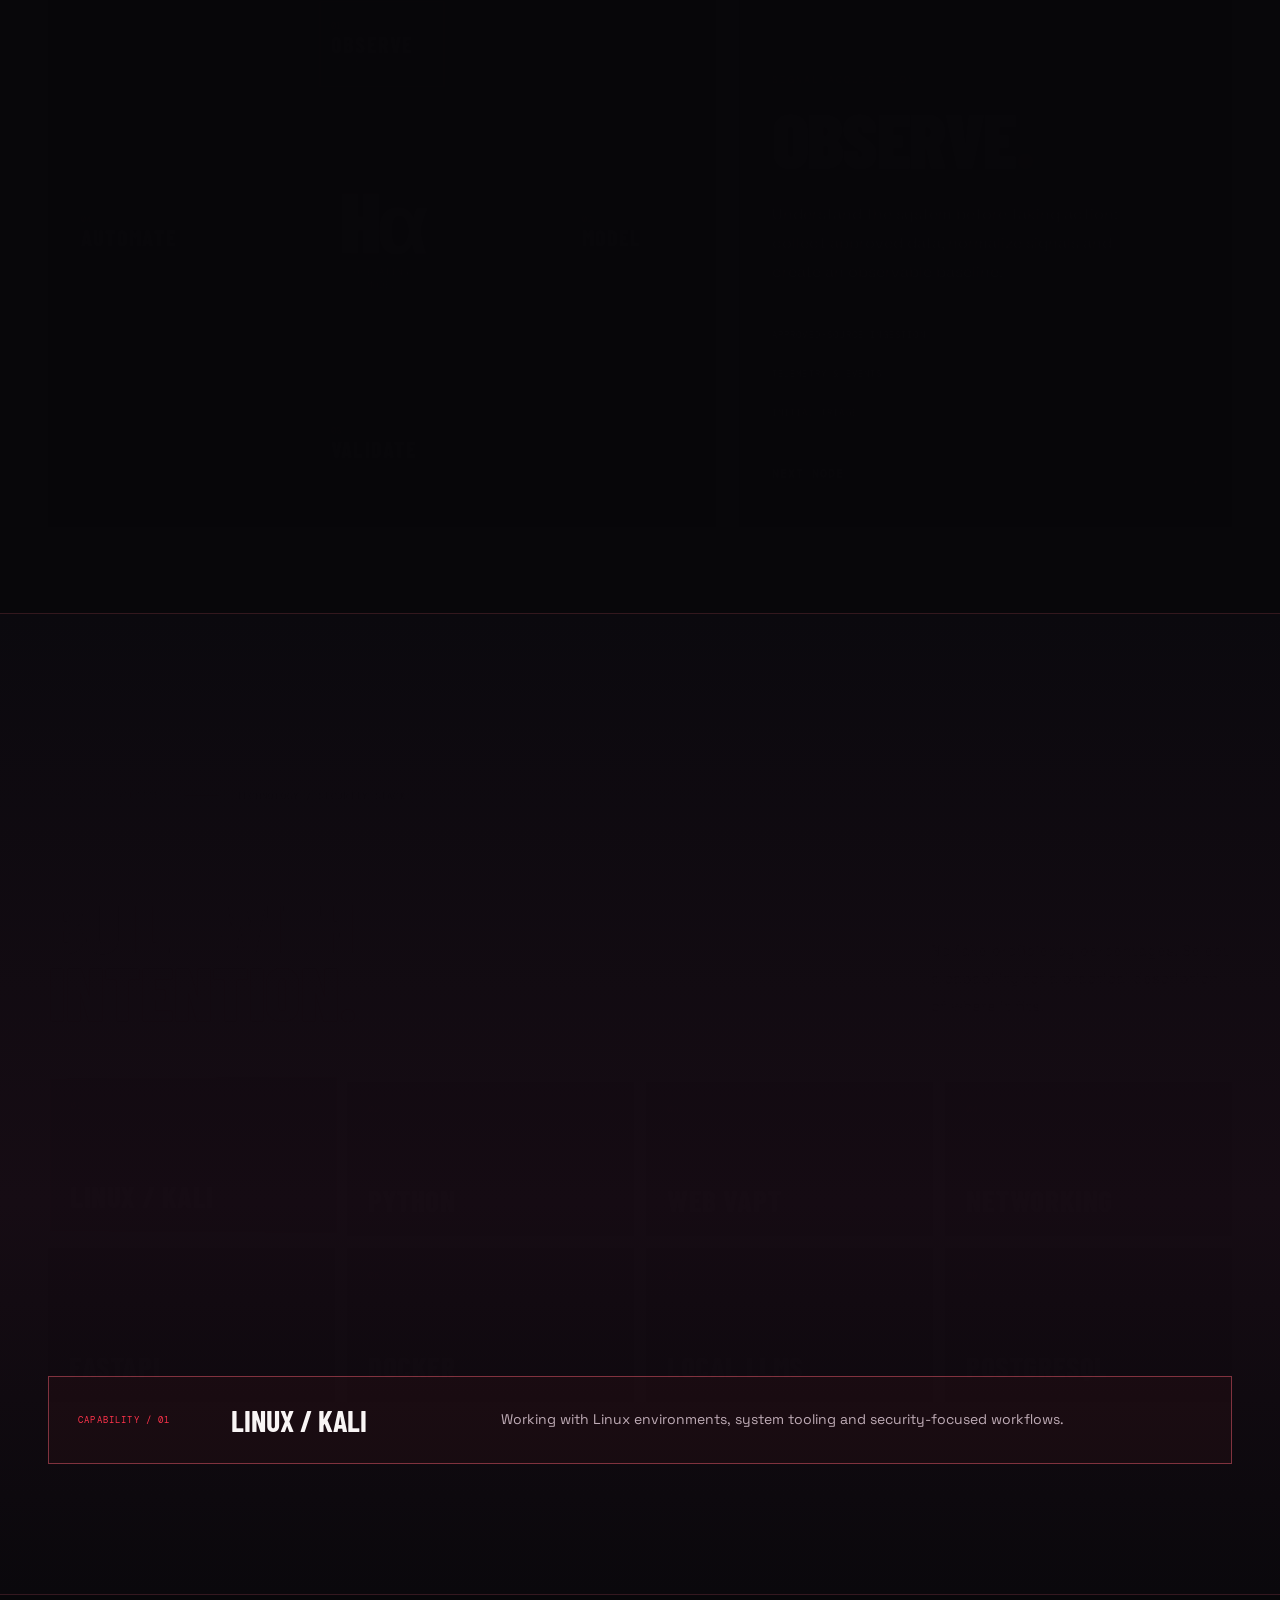
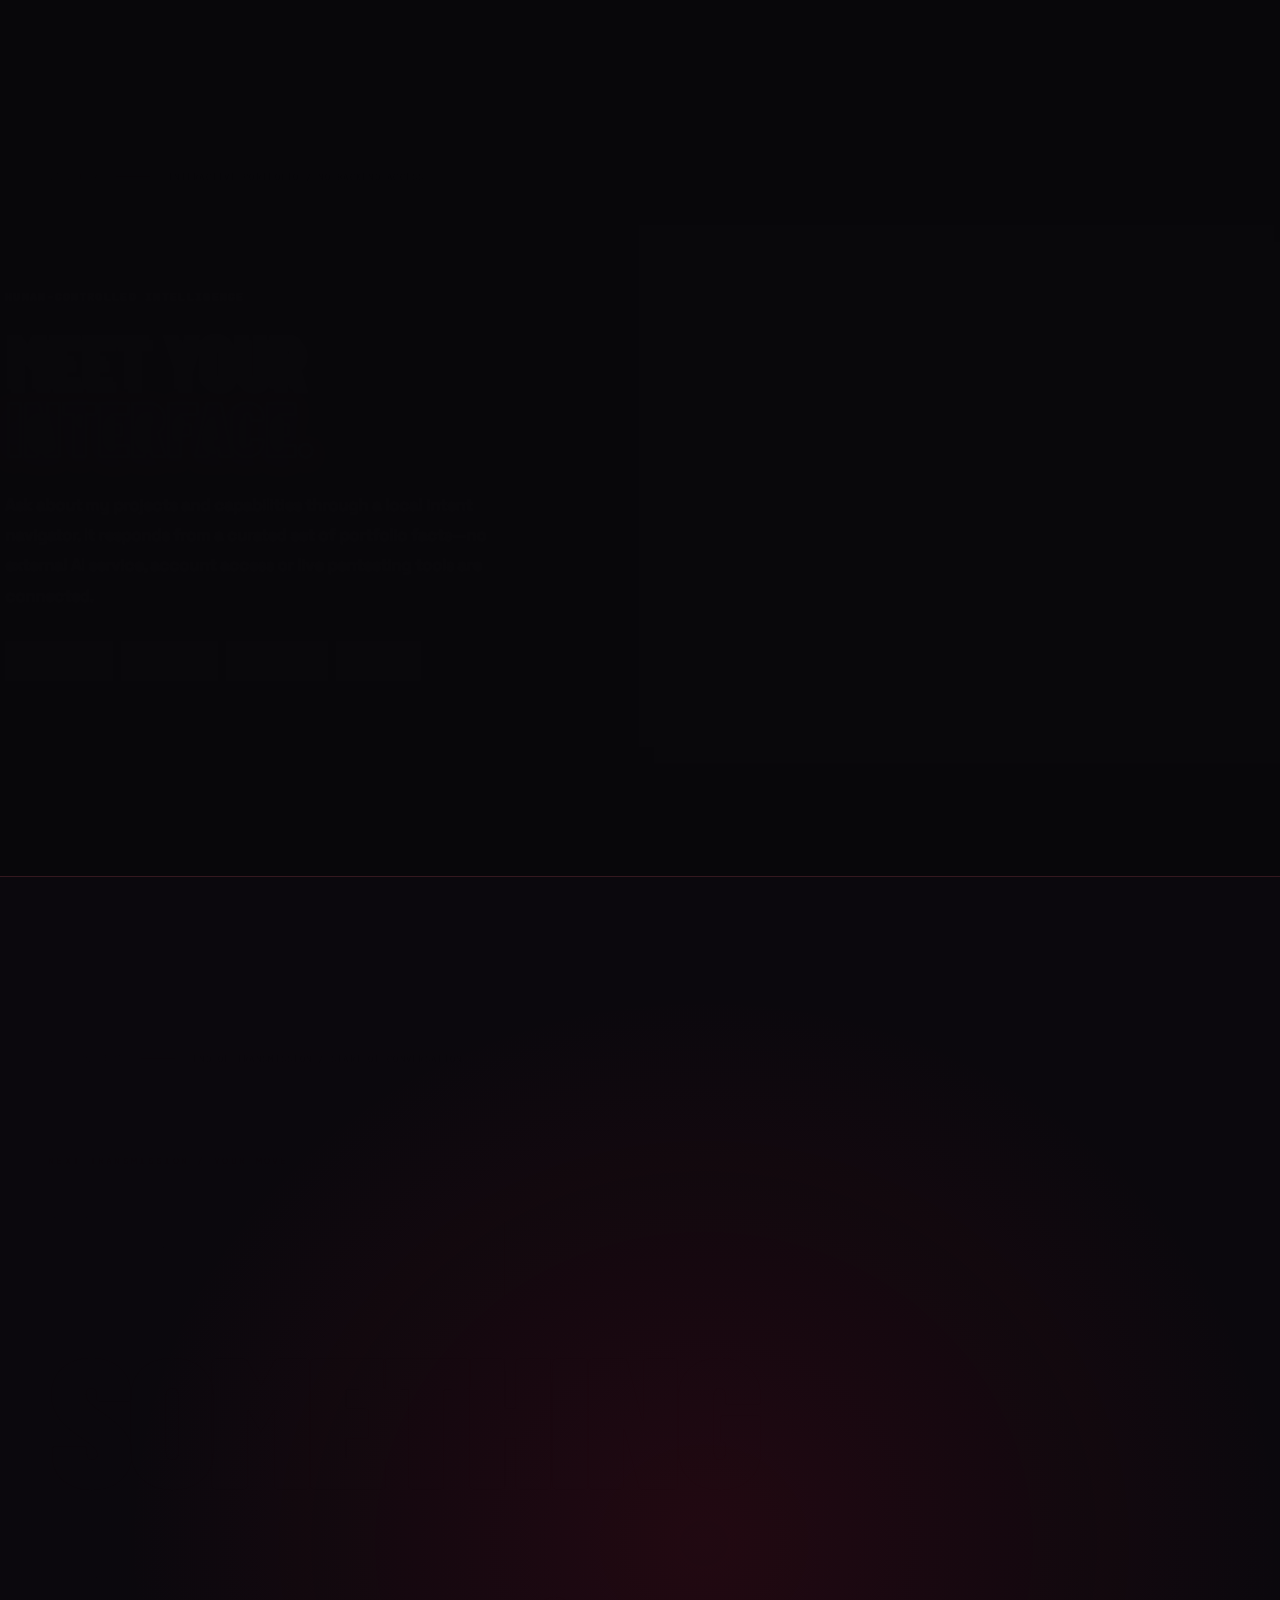
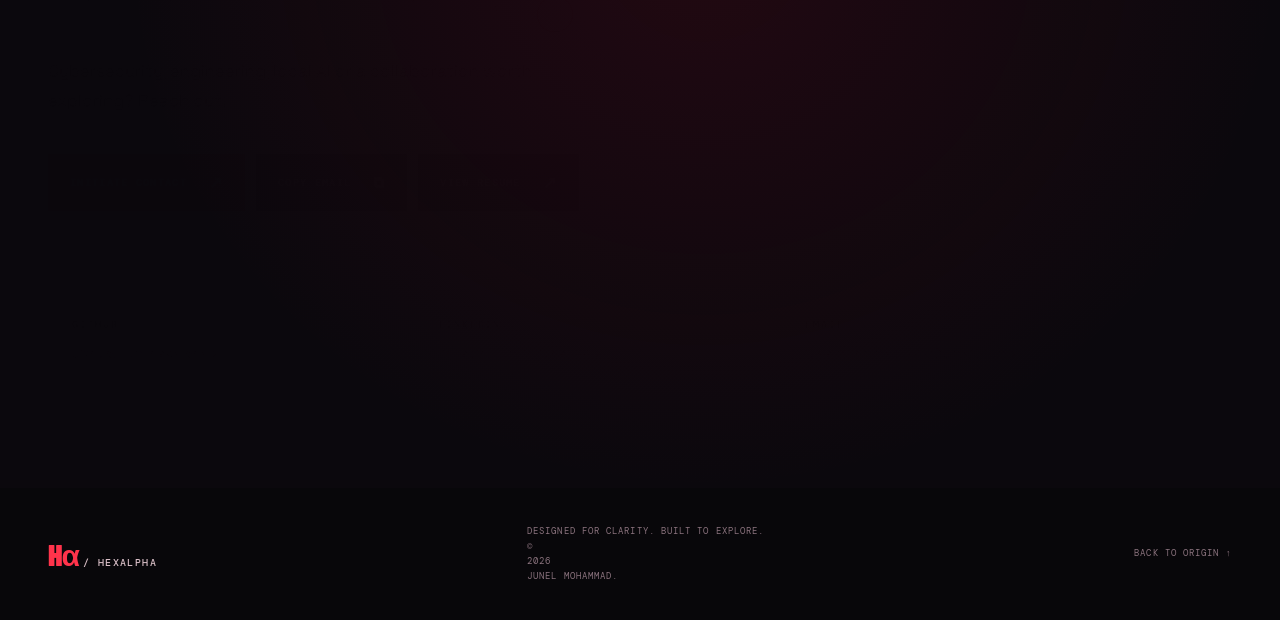
<file: docs/portfolio-future.html>
<!doctype html><html lang="en"><head><meta charset="utf-8"><meta name="viewport" content="width=device-width,initial-scale=1"><meta name="robots" content="noindex"><meta http-equiv="refresh" content="0;url=./index.html?v=singularity20261105"><title>HEXALPHA / Command Space</title><style>body{background:#08070a;color:#ff6071;font:16px system-ui;min-height:100vh;display:grid;place-items:center}a{color:#fff}</style></head><body><p>Portfolio upgraded. <a href="./index.html?v=singularity20261105">Open the HEXALPHA Command Space →</a></p></body></html>
</file>
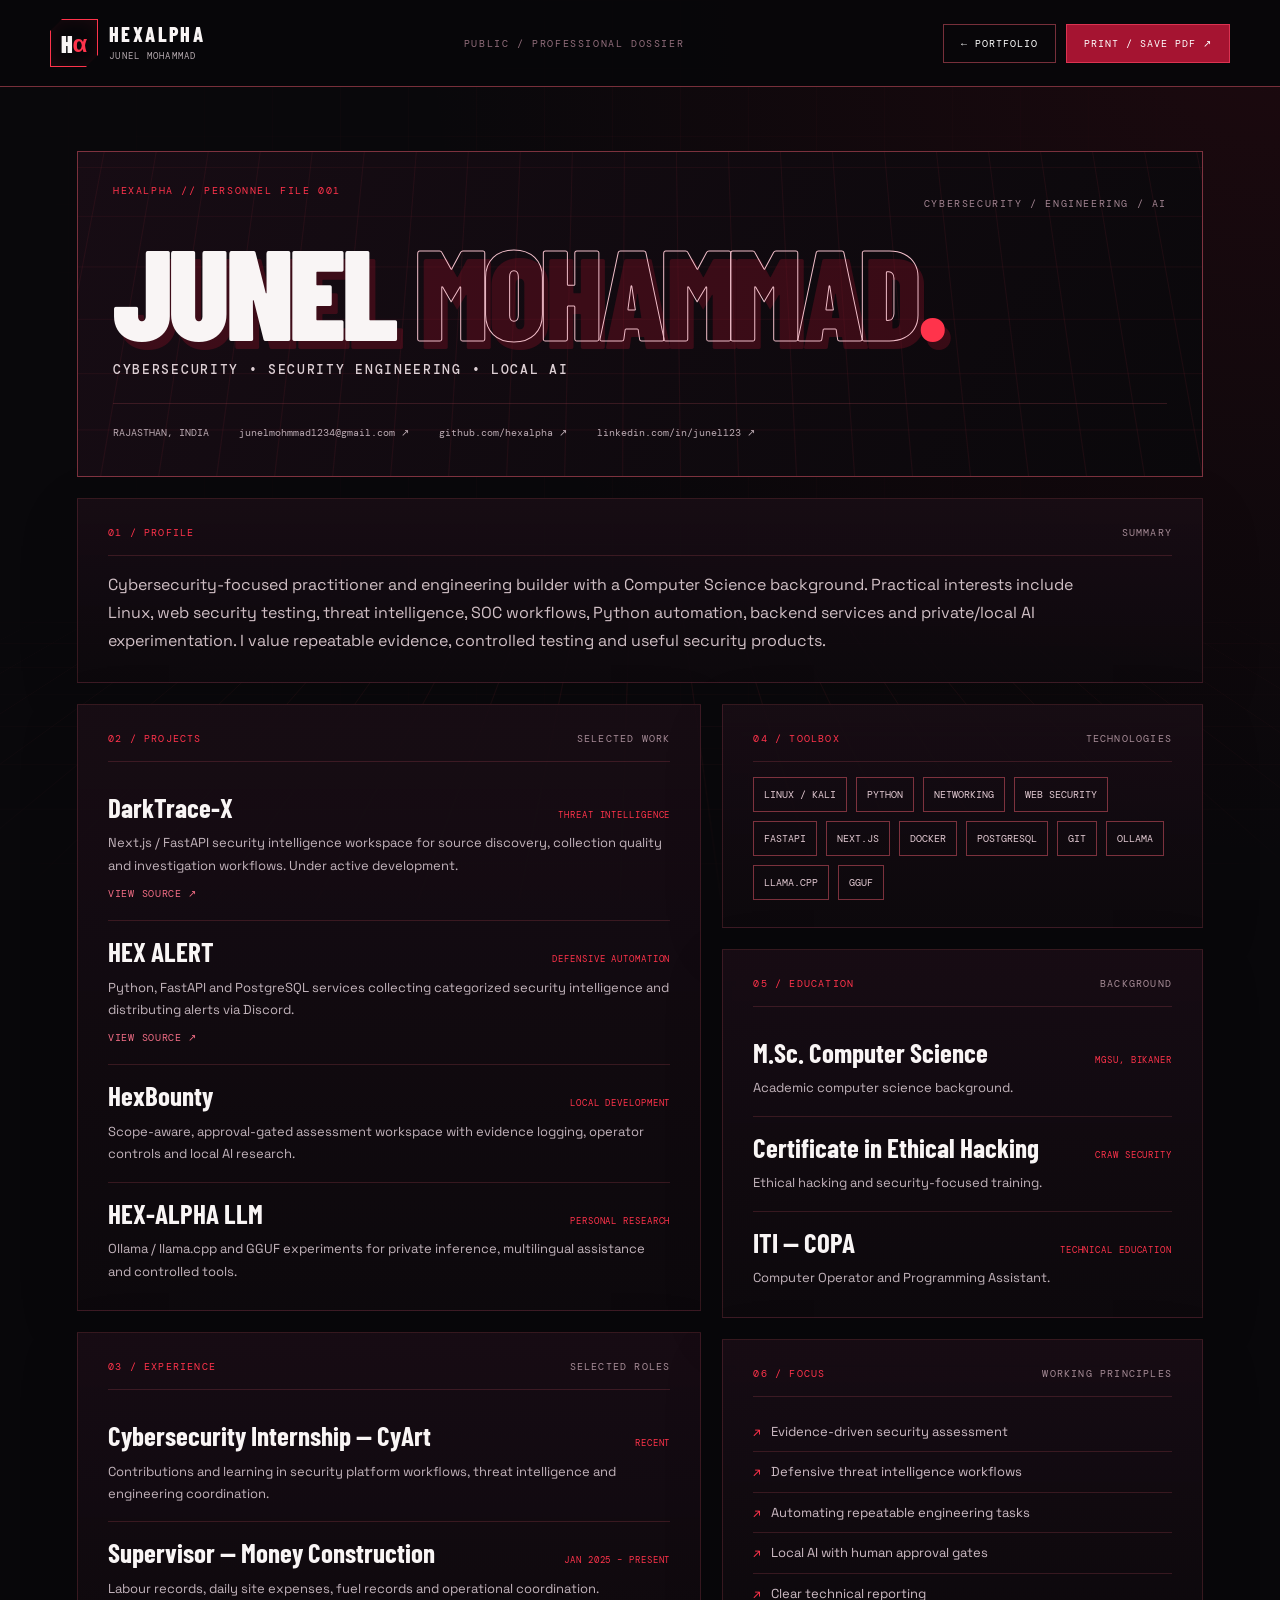
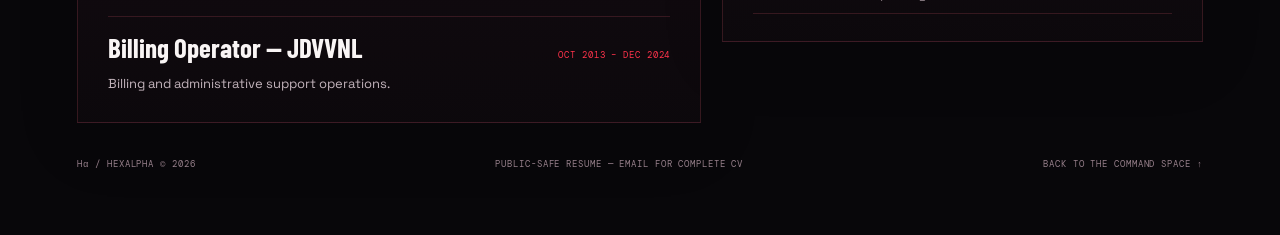
<file: docs/resume.html>
<!doctype html>
<html lang="en">
<head>
  <meta charset="utf-8">
  <meta name="viewport" content="width=device-width,initial-scale=1">
  <meta name="theme-color" content="#08070a">
  <meta name="description" content="Junel Mohammad — public resume covering cybersecurity, engineering projects, skills and education.">
  <meta name="color-scheme" content="dark">
  <title>Resume / Junel Mohammad — HEXALPHA</title>
  <link rel="icon" type="image/svg+xml" href="./favicon.svg">
  <link rel="preconnect" href="https://fonts.googleapis.com">
  <link rel="preconnect" href="https://fonts.gstatic.com" crossorigin>
  <link href="https://fonts.googleapis.com/css2?family=Barlow+Condensed:wght@500;600;700;800;900&family=DM+Mono:wght@400;500&family=Space+Grotesk:wght@400;500;600;700&display=swap" rel="stylesheet">
  <link rel="stylesheet" href="./singularity.css?v=20261105-1">
  <link rel="stylesheet" href="./resume.css?v=20261105-1">
</head>
<body class="resume-page">
  <a class="skip" href="#resume">Skip to resume</a>
  <div class="background-grid" aria-hidden="true"></div>
  <header class="resume-nav">
    <a href="./index.html" class="site-brand"><span class="site-brand__symbol">H<span>α</span></span><span class="site-brand__name"><strong>HEXALPHA</strong><small>JUNEL MOHAMMAD</small></span></a>
    <span class="resume-nav__label">PUBLIC / PROFESSIONAL DOSSIER</span>
    <div class="resume-nav__actions"><a href="./index.html" class="resume-btn">← PORTFOLIO</a><button class="resume-btn resume-btn--red" id="printResume" type="button">PRINT / SAVE PDF ↗</button></div>
  </header>
  <main id="resume" class="resume-shell">
    <div class="resume-intro">
      <span class="resume-intro__stamp">HEXALPHA // PERSONNEL FILE 001</span>
      <span class="resume-intro__code">CYBERSECURITY / ENGINEERING / AI</span>
      <h1>JUNEL <em>MOHAMMAD</em><span>.</span></h1>
      <p>Cybersecurity • Security Engineering • Local AI</p>
      <div class="resume-identity"><span>RAJASTHAN, INDIA</span><a href="mailto:junelmohmmad1234@gmail.com">junelmohmmad1234@gmail.com ↗</a><a href="https://github.com/hexalpha">github.com/hexalpha ↗</a><a href="https://www.linkedin.com/in/junel123">linkedin.com/in/junel123 ↗</a></div>
    </div>

    <section class="resume-card resume-card--full"><div class="resume-section-label"><span>01 / PROFILE</span><span>SUMMARY</span></div><p class="resume-lead">Cybersecurity-focused practitioner and engineering builder with a Computer Science background. Practical interests include Linux, web security testing, threat intelligence, SOC workflows, Python automation, backend services and private/local AI experimentation. I value repeatable evidence, controlled testing and useful security products.</p></section>

    <div class="resume-columns">
      <div class="resume-column">
        <section class="resume-card"><div class="resume-section-label"><span>02 / PROJECTS</span><span>SELECTED WORK</span></div>
          <div class="resume-item"><div class="resume-item__heading"><h2>DarkTrace-X</h2><span>THREAT INTELLIGENCE</span></div><p>Next.js / FastAPI security intelligence workspace for source discovery, collection quality and investigation workflows. Under active development.</p><a href="https://github.com/hexalpha/DarkTrace-X">VIEW SOURCE ↗</a></div>
          <div class="resume-item"><div class="resume-item__heading"><h2>HEX ALERT</h2><span>DEFENSIVE AUTOMATION</span></div><p>Python, FastAPI and PostgreSQL services collecting categorized security intelligence and distributing alerts via Discord.</p><a href="https://github.com/hexalpha/HEX-ALERT">VIEW SOURCE ↗</a></div>
          <div class="resume-item"><div class="resume-item__heading"><h2>HexBounty</h2><span>LOCAL DEVELOPMENT</span></div><p>Scope-aware, approval-gated assessment workspace with evidence logging, operator controls and local AI research.</p></div>
          <div class="resume-item"><div class="resume-item__heading"><h2>HEX-ALPHA LLM</h2><span>PERSONAL RESEARCH</span></div><p>Ollama / llama.cpp and GGUF experiments for private inference, multilingual assistance and controlled tools.</p></div>
        </section>
        <section class="resume-card"><div class="resume-section-label"><span>03 / EXPERIENCE</span><span>SELECTED ROLES</span></div>
          <div class="resume-item"><div class="resume-item__heading"><h2>Cybersecurity Internship — CyArt</h2><span>RECENT</span></div><p>Contributions and learning in security platform workflows, threat intelligence and engineering coordination.</p></div>
          <div class="resume-item"><div class="resume-item__heading"><h2>Supervisor — Money Construction</h2><span>JAN 2025 – PRESENT</span></div><p>Labour records, daily site expenses, fuel records and operational coordination.</p></div>
          <div class="resume-item"><div class="resume-item__heading"><h2>Billing Operator — JDVVNL</h2><span>OCT 2013 – DEC 2024</span></div><p>Billing and administrative support operations.</p></div>
        </section>
      </div>
      <div class="resume-column">
        <section class="resume-card"><div class="resume-section-label"><span>04 / TOOLBOX</span><span>TECHNOLOGIES</span></div><div class="resume-skills"><span>LINUX / KALI</span><span>PYTHON</span><span>NETWORKING</span><span>WEB SECURITY</span><span>FASTAPI</span><span>NEXT.JS</span><span>DOCKER</span><span>POSTGRESQL</span><span>GIT</span><span>OLLAMA</span><span>LLAMA.CPP</span><span>GGUF</span></div></section>
        <section class="resume-card"><div class="resume-section-label"><span>05 / EDUCATION</span><span>BACKGROUND</span></div><div class="resume-item"><div class="resume-item__heading"><h2>M.Sc. Computer Science</h2><span>MGSU, BIKANER</span></div><p>Academic computer science background.</p></div><div class="resume-item"><div class="resume-item__heading"><h2>Certificate in Ethical Hacking</h2><span>CRAW SECURITY</span></div><p>Ethical hacking and security-focused training.</p></div><div class="resume-item"><div class="resume-item__heading"><h2>ITI — COPA</h2><span>TECHNICAL EDUCATION</span></div><p>Computer Operator and Programming Assistant.</p></div></section>
        <section class="resume-card"><div class="resume-section-label"><span>06 / FOCUS</span><span>WORKING PRINCIPLES</span></div><ul class="resume-focus"><li>Evidence-driven security assessment</li><li>Defensive threat intelligence workflows</li><li>Automating repeatable engineering tasks</li><li>Local AI with human approval gates</li><li>Clear technical reporting</li></ul></section>
      </div>
    </div>
    <footer class="resume-footer"><span>Hα / HEXALPHA © <span id="resumeYear">2026</span></span><span>PUBLIC-SAFE RESUME — EMAIL FOR COMPLETE CV</span><a href="./index.html">BACK TO THE COMMAND SPACE ↑</a></footer>
  </main>
  <script>
    document.getElementById('printResume').addEventListener('click',()=>window.print());
    document.getElementById('resumeYear').textContent=new Date().getFullYear();
  </script>
</body>
</html>
</file>
<file: docs/singularity.css>
:root{--bg:#08070a;--bg2:#10090e;--surface:#110e14;--surface2:#171017;--red:#ff334b;--scarlet:#ff6071;--deep-red:#8c1528;--light:#f9f5f5;--muted:#b6abb0;--faded:#74656d;--line:rgba(255,99,118,.17);--line2:rgba(255,99,118,.45);--mono:'DM Mono',ui-monospace,monospace;--display:'Barlow Condensed','Arial Narrow',Impact,sans-serif;--body:'Space Grotesk',system-ui,sans-serif;--ease:cubic-bezier(.18,.78,.18,1);--shell:1370px}
*,*::before,*::after{box-sizing:border-box}html{scroll-behavior:smooth;scroll-padding-top:92px}body{margin:0;min-width:320px;background:var(--bg);color:var(--light);font-family:var(--body);line-height:1.5;overflow-x:hidden}body.dialog-open{overflow:hidden}::selection{background:var(--red);color:#fff}a{color:inherit;text-decoration:none}button,input{font:inherit}button{cursor:pointer}button:disabled{cursor:not-allowed}img{max-width:100%;display:block}button:focus-visible,a:focus-visible,input:focus-visible{outline:2px solid #ff8290;outline-offset:4px}.site-shell{width:min(var(--shell),calc(100% - 108px));margin-inline:auto}.skip{position:fixed;top:10px;left:10px;transform:translateY(-160%);background:#fff;color:#111;padding:10px;z-index:9999}.skip:focus{transform:none}
.background-grid{position:fixed;inset:0;z-index:-3;pointer-events:none;background:radial-gradient(ellipse at 83% 14%,rgba(154,16,42,.17) 0,transparent 35%),radial-gradient(ellipse at 9% 57%,rgba(115,7,27,.12),transparent 35%),linear-gradient(180deg,#08070a 0,#0b080d 70%,#09070a);overflow:hidden}.background-grid::before{content:'';position:absolute;inset:0;opacity:.42;background-image:linear-gradient(rgba(255,71,97,.07) 1px,transparent 1px),linear-gradient(90deg,rgba(255,71,97,.07) 1px,transparent 1px);background-size:68px 68px;mask-image:radial-gradient(ellipse at 50% 24%,black,transparent 75%)}.background-grid::after{content:'';position:absolute;width:130vw;height:80vh;left:-15vw;top:35vh;transform:perspective(800px) rotateX(65deg);background:repeating-linear-gradient(0deg,rgba(255,59,82,.09) 0 1px,transparent 1px 63px),repeating-linear-gradient(90deg,rgba(255,59,82,.09) 0 1px,transparent 1px 63px);mask-image:radial-gradient(ellipse,black,transparent 72%)}.background-noise{position:fixed;inset:0;z-index:30;pointer-events:none;opacity:.06;background:repeating-linear-gradient(0deg,transparent 0,transparent 3px,rgba(255,255,255,.24) 4px)}.cursor-aura{pointer-events:none;position:fixed;left:0;top:0;width:450px;height:450px;z-index:-1;transform:translate(-50%,-50%);border-radius:50%;background:radial-gradient(circle,rgba(255,53,74,.12),transparent 60%);opacity:0;transition:opacity .25s}.cursor-aura.is-on{opacity:1}.scroll-progress{position:fixed;top:0;left:0;height:2px;width:0;z-index:110;background:linear-gradient(90deg,#ff233d,#ff8b8e);box-shadow:0 0 14px var(--red)}
.boot{position:fixed;inset:0;background:#060507;z-index:200;display:grid;place-items:center;transition:opacity .55s,visibility .55s;pointer-events:none}.boot.is-out{opacity:0;visibility:hidden}.boot__content{width:min(360px,80vw)}.boot__id{display:block;font:900 115px/.9 var(--display);letter-spacing:-.1em;text-align:center;text-shadow:8px 8px 0 #4a0d1d}.boot__id span{color:var(--red)}.boot__title{margin-top:20px;font:600 12px var(--mono);letter-spacing:.23em;text-align:center}.boot__title strong{font-weight:400;color:var(--red)}.boot__track{height:2px;background:#33151f;margin:22px 0 14px;overflow:hidden}.boot__track i{height:100%;display:block;width:45%;background:var(--red);box-shadow:0 0 12px var(--red);animation:bootline 1s ease-in-out infinite}.boot__caption{display:block;font:10px var(--mono);letter-spacing:.14em;color:var(--faded);text-align:center}@keyframes bootline{from{transform:translateX(-120%)}to{transform:translateX(340%)}}
.site-header{position:fixed;inset:0 0 auto;z-index:100;height:88px;background:rgba(8,7,10,.88);backdrop-filter:blur(22px);border-bottom:1px solid var(--line);display:flex;align-items:center;justify-content:space-between;padding:0 clamp(20px,3vw,56px);gap:20px;transition:background .3s}.site-header.is-scrolled{background:rgba(8,7,10,.97)}.site-brand{display:flex;align-items:center;gap:11px;flex-shrink:0}.site-brand__symbol{width:48px;height:48px;border:1px solid var(--red);display:grid;place-items:center;color:var(--light);font:900 24px var(--display);box-shadow:inset 0 0 18px rgba(255,53,74,.09),0 0 20px rgba(255,53,74,.1);clip-path:polygon(12px 0,100% 0,100% calc(100% - 12px),calc(100% - 12px) 100%,0 100%,0 12px)}.site-brand__symbol span{color:var(--red)}.site-brand__name{display:grid;gap:0}.site-brand__name strong{font:800 20px/.95 var(--display);letter-spacing:.12em}.site-brand__name small{font:9px var(--mono);letter-spacing:.14em;color:var(--muted);margin-top:6px}.site-nav{display:flex;align-items:center;gap:clamp(12px,2.3vw,34px)}.site-nav a{font:500 10px var(--mono);letter-spacing:.12em;color:#b8abb0;padding:12px 0;white-space:nowrap;position:relative}.site-nav a:hover,.site-nav a.is-active{color:white}.site-nav a:hover::after,.site-nav a.is-active::after{content:'';position:absolute;bottom:4px;left:0;right:0;height:1px;background:var(--red)}.site-header__tools{display:flex;align-items:center;gap:9px}.command-trigger,.motion-toggle{background:rgba(255,255,255,.025);border:1px solid var(--line);color:#eee;min-height:37px;padding:0 12px;display:flex;align-items:center;gap:9px;font:500 10px var(--mono);letter-spacing:.05em;white-space:nowrap}.command-trigger:hover,.motion-toggle:hover{border-color:var(--line2)}.command-trigger__glyph{font-size:17px;color:var(--red)}.command-trigger kbd{font:9px var(--mono);color:var(--faded);border:1px solid #36242e;padding:3px 4px}.motion-toggle__led{width:5px;height:5px;background:#ed3850;border-radius:50%;box-shadow:0 0 13px #ed3850}.nav-toggle{display:none;width:43px;height:43px;border:1px solid var(--line);background:#150d13;align-items:center;justify-content:center;flex-direction:column;gap:5px}.nav-toggle i{height:1px;width:20px;background:var(--light)}
.section-rail{position:fixed;left:14px;top:50%;transform:translateY(-50%);z-index:25;display:grid;gap:16px;justify-items:center}.section-rail__heading,.section-rail__ending{writing-mode:vertical-rl;font:8px var(--mono);letter-spacing:.13em;color:var(--faded);margin-bottom:12px}.section-rail__ending{margin-top:10px;margin-bottom:0}.section-rail a{display:flex;align-items:center;justify-content:center;gap:5px;flex-direction:column;color:#77616c;min-height:25px}.section-rail a i{width:7px;height:7px;border:1px solid #75404d;transform:rotate(45deg);transition:all .25s}.section-rail a span{font:8px var(--mono);opacity:0;transition:opacity .2s}.section-rail a.is-active i,.section-rail a:hover i{background:var(--red);border-color:var(--red);box-shadow:0 0 15px rgba(255,51,75,.7)}.section-rail a.is-active span,.section-rail a:hover span{opacity:1;color:var(--red)}
.hero{position:relative;min-height:850px;min-height:min(930px,100svh);display:grid;grid-template-columns:minmax(0,1.1fr) minmax(0,.86fr);align-items:center;gap:clamp(35px,5vw,90px);padding-top:168px;padding-bottom:124px}.hero__graphics{position:absolute;inset:0;pointer-events:none;overflow:hidden}.hero__giant{position:absolute;left:-6px;top:94px;font:900 clamp(120px,17vw,282px)/.77 var(--display);letter-spacing:-.065em;color:transparent;-webkit-text-stroke:1px rgba(255,60,79,.22);white-space:nowrap;opacity:.8}.hero__data{position:absolute;top:310px;right:0;text-align:right;font:9px/1.8 var(--mono);letter-spacing:.16em;color:rgba(255,147,156,.34)}.hero__copy{z-index:3;position:relative;min-width:0}.eyebrow{display:flex;align-items:center;gap:10px;font:10px var(--mono);letter-spacing:.17em;color:#c3b9bc;flex-wrap:wrap}.eyebrow__dash{display:inline-block;width:28px;height:2px;background:var(--red)}.eyebrow__red{color:var(--red);margin-left:8px}.hero__hello{display:block;font:italic 500 clamp(24px,2.8vw,39px) var(--body);margin-top:44px;margin-bottom:7px;color:#f1e9ed;letter-spacing:-.05em}.hero__name{margin:0;line-height:.79;display:flex;flex-direction:column;align-items:flex-start;perspective:1000px}.hero__name>span{display:block;font:900 clamp(86px,10.6vw,165px)/.83 var(--display);letter-spacing:-.052em;white-space:nowrap;transform-style:preserve-3d;filter:drop-shadow(6px 7px 0 rgba(90,13,32,.7));transition:transform .25s}.hero__name>span:first-child{color:var(--light)}.hero__name>span.hero__surname{font-size:clamp(62px,8.3vw,130px);letter-spacing:-.058em;color:transparent;-webkit-text-stroke:1.5px rgba(250,245,245,.96);text-shadow:0 6px 22px rgba(255,55,77,.1)}.hero__period{color:var(--red);-webkit-text-stroke:0}.hero__title{max-width:660px;font:500 10px/2 var(--mono);letter-spacing:.15em;margin:28px 0 0;color:#f3e8eb}.hero__title span{color:var(--red)}.hero__description{max-width:620px;color:#b9abb2;font-size:clamp(15px,1.3vw,18px);line-height:1.84;margin:20px 0 0}.hero__actions{display:flex;flex-wrap:wrap;gap:12px;margin-top:32px}.action{display:inline-flex;align-items:center;justify-content:space-between;gap:22px;padding:17px 21px;min-height:55px;border:1px solid var(--line2);font:600 10px var(--mono);letter-spacing:.13em;white-space:nowrap;transition:border-color .25s,background .25s,transform .25s,box-shadow .25s;text-align:left}.action:hover{transform:translateY(-3px);box-shadow:0 12px 28px rgba(0,0,0,.2)}.action span{font-size:16px}.action--primary{background:var(--red);border-color:var(--red);color:#fff;box-shadow:8px 8px 0 rgba(255,53,75,.13)}.action--primary:hover{background:#ff5164}.action--secondary{background:rgba(16,9,14,.58);color:#f8f3f5}.action--secondary:hover{border-color:#ff7f90;background:rgba(132,16,38,.22)}.hero__credentials{display:flex;flex-wrap:wrap;gap:14px 22px;border-top:1px solid var(--line);margin-top:50px;padding-top:20px}.hero__credentials span{font:9px var(--mono);letter-spacing:.06em;color:#8b747e}.hero__portrait-area{position:relative;z-index:2;width:100%;max-width:470px;justify-self:end;padding:16px 16px 13px 0;perspective:1000px}.portrait-tilt{transition:transform .18s ease-out;transform-style:preserve-3d}.portrait-frame{border:1px solid #922537;padding:9px;background:linear-gradient(135deg,#1c0d15,#080709);box-shadow:19px 21px 0 rgba(255,48,70,.085),0 35px 80px rgba(0,0,0,.5);position:relative}.portrait-frame__top,.portrait-frame__bottom{display:flex;align-items:center;justify-content:space-between;gap:8px;padding:7px 3px;color:#d3b2bd;font:9px var(--mono);letter-spacing:.1em}.portrait-frame__bottom{padding:10px 2px 4px}.portrait-frame__bottom b{color:var(--red);font-size:9px}.portrait-frame__image{position:relative;overflow:hidden;border:1px solid rgba(255,99,118,.25);background:#10080f;aspect-ratio:4/5}.portrait-frame__image img{width:100%;height:100%;object-fit:cover;object-position:center;filter:saturate(.94) contrast(1.03)}.portrait-frame__image::after{content:'';position:absolute;inset:0;pointer-events:none;background:linear-gradient(90deg,rgba(255,51,75,.05),transparent 36%),linear-gradient(0deg,rgba(15,7,12,.5),transparent 30%)}.portrait-frame__scan{position:absolute;inset:-120% 0 auto;height:65%;background:linear-gradient(transparent,rgba(255,66,92,.1),transparent);mix-blend-mode:screen;animation:portraitScan 10s linear infinite;pointer-events:none}.corner{position:absolute;width:36px;height:36px;z-index:2;border:0 solid var(--red)}.corner--tl{top:12px;left:12px;border-top-width:2px;border-left-width:2px}.corner--tr{top:12px;right:12px;border-top-width:2px;border-right-width:2px}.corner--bl{bottom:12px;left:12px;border-bottom-width:2px;border-left-width:2px}.corner--br{bottom:12px;right:12px;border-bottom-width:2px;border-right-width:2px}.portrait-frame__index{position:absolute;z-index:3;right:15px;bottom:15px;text-align:right;font:9px/1.6 var(--mono);letter-spacing:.18em;color:#f9e4e8}.portrait-satellite{position:absolute;z-index:6;display:grid;gap:6px;min-width:155px;background:rgba(15,7,12,.93);border:1px solid var(--line2);padding:13px 15px;box-shadow:0 14px 27px rgba(0,0,0,.35);transform:translateZ(35px)}.portrait-satellite span{font:9px var(--mono);color:#aa9099;letter-spacing:.12em}.portrait-satellite strong{font:600 11px var(--mono);letter-spacing:.09em;color:#fff}.portrait-satellite--one{left:-58px;top:19%}.portrait-satellite--two{right:-12px;bottom:20%}.portrait-caption{position:absolute;writing-mode:vertical-rl;right:-17px;top:30%;font:9px var(--mono);color:#ff4b67;letter-spacing:.15em}.hero__scroll,.hero__number{position:absolute;bottom:31px;font:10px var(--mono);letter-spacing:.18em;color:#c7abb3}.hero__scroll{left:0;display:flex;align-items:center;gap:15px}.hero__scroll-line{width:40px;height:2px;background:var(--red)}.hero__scroll b{font-size:20px;color:var(--red)}.hero__number{right:0;color:#836870}@keyframes portraitScan{to{transform:translateY(530%)}}
.signal-bar{height:55px;border-top:1px solid rgba(255,65,87,.28);border-bottom:1px solid rgba(255,65,87,.28);background:#260c17;display:flex;align-items:center;overflow:hidden}.signal-bar__inner{display:flex;gap:45px;width:max-content;white-space:nowrap;animation:marquee 35s linear infinite}.signal-bar__inner>span{font:700 18px var(--display);letter-spacing:.16em;color:#ecdbe0;display:inline-block}.signal-bar__inner i{font:900 16px var(--body);font-style:normal;color:var(--red);margin:0 18px}@keyframes marquee{to{transform:translateX(-50%)}}
.section{padding-top:126px;padding-bottom:130px}.section-heading{display:flex;align-items:center;gap:18px;min-height:40px;border-bottom:1px solid var(--line);margin-bottom:64px;padding-bottom:16px;font:9px var(--mono);letter-spacing:.14em;color:#917d87}.section-heading__id{color:#f5e8ec;white-space:nowrap}.section-heading__line{height:1px;width:34px;background:var(--red)}.micro-red{font:500 10px var(--mono);color:var(--red);letter-spacing:.23em;margin:0 0 20px}.display-heading{font:800 clamp(55px,6vw,101px)/.89 var(--display);letter-spacing:-.014em;margin:0;color:#f5f0f2;text-transform:uppercase;text-shadow:4px 5px 0 rgba(96,12,32,.38);max-width:750px}.display-heading em{font-style:normal;color:transparent;-webkit-text-stroke:1px #fa536a;text-shadow:0 4px 22px rgba(255,31,67,.08)}
.story-grid{display:grid;grid-template-columns:minmax(320px,1fr) minmax(0,1fr);gap:clamp(45px,6.5vw,112px);align-items:start}.story-grid__stage{position:sticky;top:116px}.core-stage{position:relative;aspect-ratio:1/1;max-height:640px;min-height:390px;overflow:hidden;border:1px solid var(--line2);background:radial-gradient(circle at 50% 45%,rgba(255,44,66,.08),transparent 41%),#0c090e;box-shadow:22px 23px 0 rgba(255,52,75,.06),0 35px 100px rgba(0,0,0,.5)}.core-stage::before{content:'';position:absolute;inset:0;pointer-events:none;background:repeating-linear-gradient(90deg,transparent 0 53px,rgba(255,55,76,.065) 53px 54px),repeating-linear-gradient(0deg,transparent 0 53px,rgba(255,55,76,.065) 53px 54px);mask-image:radial-gradient(ellipse,black,transparent 74%)}.core-stage__header,.core-stage__foot{position:absolute;z-index:3;left:19px;right:19px;display:flex;justify-content:space-between;gap:9px;font:9px var(--mono);letter-spacing:.1em;color:#c4a0aa}.core-stage__header{top:19px}.core-stage__foot{bottom:19px;color:#8b6776}#coreCanvas{position:absolute;inset:0;width:100%;height:100%;touch-action:pan-y;cursor:grab}#coreCanvas:active{cursor:grabbing}.core-stage__center{position:absolute;top:50%;left:50%;transform:translate(-50%,-50%);display:grid;gap:8px;justify-items:center;pointer-events:none}.core-stage__center b{font:900 77px/.9 var(--display);letter-spacing:-.09em;text-shadow:0 0 25px #000,0 0 34px rgba(255,53,75,.5)}.core-stage__center b span{color:var(--red)}.core-stage__center small{font:8px var(--mono);letter-spacing:.09em;color:#caa1ac;white-space:nowrap}.story-grid__content{display:grid;gap:16px}.story-beat{padding:32px 0 36px 26px;border-left:1px solid var(--line);border-bottom:1px solid var(--line);transition:border .3s}.story-beat:hover{border-left-color:var(--red)}.beat-index{display:block;font:10px var(--mono);color:var(--red);letter-spacing:.12em;margin-bottom:24px}.story-beat h2{font-size:clamp(52px,5vw,82px);line-height:.9}.story-beat h3{font:800 clamp(39px,4vw,60px)/.96 var(--display);margin:0 0 21px;text-transform:uppercase}.story-beat p{color:#b6a7af;font-size:16px;line-height:1.85;max-width:580px;margin:21px 0 0}.story-callout{padding:22px;border:1px solid var(--line2);background:rgba(137,19,42,.13);display:grid;gap:14px}.story-callout span{font:9px var(--mono);letter-spacing:.14em;color:#f4748a}.story-callout strong{font:700 21px/1.4 var(--display);letter-spacing:.09em}
.missions{position:relative;background:linear-gradient(180deg,rgba(27,9,16,.5),rgba(8,7,10,.7) 75%);border-top:1px solid rgba(255,65,87,.08);border-bottom:1px solid rgba(255,65,87,.08)}.missions__intro,.systems__intro,.arsenal__intro{display:grid;grid-template-columns:minmax(0,1fr) minmax(290px,.36fr);gap:45px;align-items:end;margin-bottom:55px}.missions__intro>p,.systems__intro>p,.arsenal__intro>p{font-size:15px;line-height:1.85;color:var(--muted);margin:0 0 5px}.missions__toolbar{display:flex;justify-content:space-between;align-items:center;flex-wrap:wrap;gap:18px;padding-bottom:20px}.filter-tabs{display:flex;gap:5px;flex-wrap:wrap}.filter-tabs button{background:transparent;border:1px solid var(--line);padding:13px 18px;color:#b8aab0;font:600 10px var(--mono);letter-spacing:.13em;transition:.25s}.filter-tabs button:hover,.filter-tabs button[aria-pressed=true]{background:#b81934;border-color:#e33752;color:#fff}.filter-tabs button span{font-size:9px;opacity:.6;margin-left:8px}.missions__result{font:10px var(--mono);color:var(--faded);letter-spacing:.1em}.mission-grid{display:grid;grid-template-columns:repeat(2,minmax(0,1fr));gap:20px;align-items:stretch}.mission-card{position:relative;border:1px solid var(--line);background:linear-gradient(155deg,#170c14,#0a080c 85%);min-height:555px;display:flex;flex-direction:column;overflow:hidden;transform-style:preserve-3d;will-change:transform;transition:border-color .3s,box-shadow .3s,transform .2s}.mission-card:hover{border-color:var(--line2);box-shadow:0 25px 70px rgba(0,0,0,.32)}.mission-card[hidden]{display:none!important}.mission-card--featured{grid-row:span 1}.mission-card__overline{display:flex;align-items:center;justify-content:space-between;padding:20px 24px 10px;gap:10px;color:#ad929a;font:9px var(--mono);letter-spacing:.12em}.status-dot{color:#f7a5ac}.status-dot:before{content:'';display:inline-block;width:6px;height:6px;background:var(--red);border-radius:50%;box-shadow:0 0 10px var(--red);margin-right:7px}.mission-card__visual{height:215px;position:relative;overflow:hidden;margin:12px 24px;background:radial-gradient(circle at center,rgba(154,18,41,.18),transparent 62%);border:1px solid rgba(255,50,76,.07)}.mission-card__visual::before{content:'';position:absolute;inset:0;background:linear-gradient(90deg,rgba(255,54,79,.04) 1px,transparent 1px),linear-gradient(0deg,rgba(255,54,79,.04) 1px,transparent 1px);background-size:25px 25px}.mission-card__visual--radar{display:grid;place-items:center}.radar-ring{width:240px;height:240px;position:absolute;border:1px solid rgba(255,52,77,.24);border-radius:50%}.radar-ring--two{width:156px;height:156px}.radar-ring--three{width:75px;height:75px}.radar-needle{height:115px;width:2px;background:linear-gradient(0deg,#ff334b,transparent);position:absolute;top:-8px;left:calc(50% - 1px);transform-origin:bottom;animation:radarSpin 10s linear infinite}.radar-label{position:relative;font:900 75px var(--display);color:#fce9ed;text-shadow:0 0 24px rgba(255,51,75,.22)}.radar-label i{font-style:normal;color:var(--red)}@keyframes radarSpin{to{transform:rotate(360deg)}}.mission-card__visual--wave{display:grid;place-items:center}.waveform{display:flex;gap:8px;align-items:center;height:150px}.waveform i{width:5px;background:linear-gradient(0deg,rgba(255,51,75,.12),var(--red));height:calc(20px + (var(--h,4) * 12px));box-shadow:0 0 18px rgba(255,49,74,.25);animation:wavepulse 2s ease-in-out infinite alternate}.waveform i:nth-child(3n){--h:8}.waveform i:nth-child(4n){--h:6}.waveform i:nth-child(5n){--h:2}.waveform i:nth-child(2n){animation-delay:-.7s}@keyframes wavepulse{to{transform:scaleY(.57);opacity:.5}}.visual-mark{position:absolute;right:16px;bottom:8px;font:800 56px var(--display);opacity:.15;color:var(--red)}.mission-card__visual--cross{display:grid;place-items:center}.crosshair{position:absolute;aspect-ratio:1;border-radius:50%;border:1px solid rgba(255,48,75,.25);width:260px}.crosshair--one::before,.crosshair--one::after{content:'';position:absolute;left:50%;top:-20%;width:1px;height:140%;background:rgba(255,51,75,.18);transform:translateX(-50%)}.crosshair--one::after{transform:translateX(-50%) rotate(90deg)}.crosshair--two{width:150px;animation:crossSpin 14s linear infinite;border-style:dashed;border-color:rgba(255,70,93,.6)}@keyframes crossSpin{to{transform:rotate(360deg)}}.mission-card__visual--ai{display:grid;place-items:center}.brain-shell{position:relative;width:130px;height:130px;border:2px solid rgba(255,72,92,.7);transform:rotate(45deg);box-shadow:0 0 65px rgba(255,42,67,.1),inset 0 0 40px rgba(255,52,74,.1);animation:brainRotate 13s ease-in-out infinite}.brain-shell span{position:absolute;inset:15px;border:1px solid rgba(255,51,75,.5);transform:rotate(30deg)}.brain-shell span:nth-child(2){transform:rotate(60deg)}.brain-shell span:nth-child(3){transform:rotate(90deg)}@keyframes brainRotate{50%{transform:rotate(90deg) scale(.92)}}.mission-card__content{padding:12px 28px 26px;display:flex;flex-direction:column;flex:1}.mission-card__num{font:9px var(--mono);color:var(--red);letter-spacing:.18em}.mission-card h3{font:800 clamp(48px,5vw,72px)/.95 var(--display);margin:10px 0 14px;text-transform:uppercase;letter-spacing:-.01em}.mission-card h3 span{color:var(--red)}.mission-card__content>p{font-size:14px;color:#b4a2ac;line-height:1.75;margin:0;max-width:580px}.mission-card__tags{display:flex;gap:7px;flex-wrap:wrap;margin-top:19px}.mission-card__tags span{border:1px solid rgba(255,55,74,.24);padding:6px 9px;color:#d6b0ba;font:9px var(--mono);letter-spacing:.08em}.mission-card__actions{display:flex;align-items:center;justify-content:space-between;gap:12px;margin-top:auto;padding-top:25px}.dossier-button{min-height:41px;background:var(--red);border:1px solid var(--red);color:#fff;font:600 10px var(--mono);letter-spacing:.1em;padding:10px 14px;display:flex;align-items:center;justify-content:space-between;gap:25px}.dossier-button:hover{background:#fa6374}.mission-card__actions>a,.mission-card__private{font:9px var(--mono);color:#b7a3ac;letter-spacing:.07em}.mission-card__actions>a:hover{color:var(--red)}
.systems__intro{margin-bottom:40px}.systems-grid{display:grid;grid-template-columns:minmax(0,1.15fr) minmax(0,.85fr);gap:23px}.systems-visual{min-height:560px;position:relative;background:radial-gradient(circle at center,rgba(167,22,49,.1),transparent 55%),#0c0a0f;border:1px solid var(--line);overflow:hidden;isolation:isolate}.systems-visual__rings{position:absolute;inset:0;display:grid;place-items:center;pointer-events:none}.systems-visual__rings i{position:absolute;border:1px solid rgba(255,47,68,.15);border-radius:50%;width:75%;aspect-ratio:1;max-width:460px}.systems-visual__rings i:nth-child(2){width:53%}.systems-visual__rings i:nth-child(3){width:31%;border-style:dashed;animation:ringrotate 50s linear infinite}@keyframes ringrotate{to{transform:rotate(360deg)}}.systems-visual__paths{position:absolute;width:100%;height:100%;inset:0;opacity:.33}.systems-visual__paths path{fill:none;stroke:#d63951;stroke-width:1}.systems-visual__core{position:absolute;left:50%;top:50%;transform:translate(-50%,-50%);display:grid;place-items:center;gap:8px;z-index:2}.systems-visual__core span{font:900 85px var(--display);letter-spacing:-.06em;line-height:.9;text-shadow:0 0 30px rgba(255,37,65,.45)}.systems-visual__core small{text-align:center;font:9px/1.5 var(--mono);letter-spacing:.12em;color:#b88b9d}.system-node{position:absolute;z-index:3;min-width:125px;min-height:86px;padding:11px;background:#160d15;border:1px solid var(--line2);color:#eee;display:flex;align-items:flex-start;justify-content:center;flex-direction:column;gap:3px;box-shadow:0 18px 30px rgba(0,0,0,.28);transition:box-shadow .25s,border-color .25s,transform .25s}.system-node:hover{transform:translateY(-4px)}.system-node[aria-pressed=true]{border-color:var(--red);box-shadow:0 0 25px rgba(255,51,75,.15),inset 0 0 22px rgba(255,51,75,.08)}.system-node i{font-style:normal;font:9px var(--mono);color:var(--red)}.system-node strong{font:800 22px/.9 var(--display);letter-spacing:.05em}.system-node small{font:8px var(--mono);color:#9b7e88;letter-spacing:.1em}.system-node[data-system=observe]{left:50%;top:9%;transform:translateX(-50%)}.system-node[data-system=model]{right:3%;top:calc(50% - 43px)}.system-node[data-system=validate]{left:50%;bottom:6%;transform:translateX(-50%)}.system-node[data-system=automate]{left:3%;top:calc(50% - 43px)}.system-node[data-system=observe]:hover,.system-node[data-system=validate]:hover{transform:translateX(-50%) translateY(-4px)}.system-dossier{background:linear-gradient(145deg,#160d14,#0c090e);border:1px solid var(--line2);padding:32px;display:flex;flex-direction:column;min-height:560px}.system-dossier__top{display:flex;align-items:center;justify-content:space-between;gap:12px;padding-bottom:20px;border-bottom:1px solid var(--line);color:#b9a1aa;font:10px var(--mono);letter-spacing:.1em}.system-dossier__tag{font:10px var(--mono);color:var(--red);letter-spacing:.2em;margin:58px 0 18px}.system-dossier h3{font:900 clamp(62px,6vw,100px)/.9 var(--display);margin:0;letter-spacing:-.02em;text-shadow:6px 7px 0 rgba(96,14,30,.3)}.system-dossier h3 span{color:var(--red)}.system-dossier>p:not(.system-dossier__tag){color:#c0adb5;font-size:16px;line-height:1.8;max-width:380px;margin:28px 0 28px}.system-dossier__list{display:grid;gap:0;margin-top:auto}.system-dossier__list span{border-top:1px solid var(--line);padding:13px 0;color:#cfb9c1;font:9px var(--mono);letter-spacing:.13em}.system-dossier__next{background:none;border:none;border-top:1px solid var(--line2);margin-top:15px;padding:19px 0 0;color:#fff;display:flex;justify-content:space-between;font:600 11px var(--mono);letter-spacing:.1em}.system-dossier__next span{color:var(--red);font-size:21px}
.arsenal{background:linear-gradient(180deg,#0b090e,#160c14 60%,#0a080c);border-block:1px solid var(--line)}.arsenal__grid{display:grid;grid-template-columns:repeat(4,minmax(0,1fr));gap:12px}.skill-tile{height:155px;padding:20px;text-align:left;border:1px solid var(--line);background:radial-gradient(circle at 100% 100%,rgba(255,45,70,.05),transparent 55%),#120d13;color:#eee;display:flex;flex-direction:column;justify-content:space-between;position:relative;transition:transform .3s,border-color .3s,background .3s;transform-style:preserve-3d}.skill-tile:hover,.skill-tile.is-selected{border-color:var(--red);background:#25101a;transform:perspective(600px) rotateY(-3deg) translateY(-4px);box-shadow:10px 14px 0 rgba(255,43,65,.055)}.skill-tile span{font:10px var(--mono);color:var(--red)}.skill-tile strong{font:800 clamp(20px,2.3vw,34px)/1 var(--display);letter-spacing:.02em}.skill-tile i{position:absolute;right:18px;top:18px;color:#ac5369;font-style:normal}.arsenal__description{margin-top:18px;padding:25px 29px;border:1px solid var(--line2);background:rgba(255,53,75,.045);display:grid;grid-template-columns:135px minmax(190px,.36fr) minmax(0,1fr);align-items:center;gap:18px}.arsenal__description span{font:9px var(--mono);color:var(--red);letter-spacing:.13em}.arsenal__description strong{font:700 30px var(--display)}.arsenal__description p{margin:0;font-size:14px;color:#bfacb6;line-height:1.7}
.lab__grid{display:grid;grid-template-columns:minmax(0,.8fr) minmax(0,1.05fr);gap:60px;align-items:center}.lab__copy>p:not(.micro-red){color:var(--muted);font-size:16px;line-height:1.9;margin:30px 0}.lab__quick{display:flex;flex-wrap:wrap;gap:9px;margin-top:24px}.lab__quick button{padding:12px 13px;background:rgba(255,51,75,.065);border:1px solid var(--line2);font:10px var(--mono);color:#f5dfe5}.lab__quick button:hover{background:rgba(255,51,75,.19)}.console{min-width:0;background:#080709;border:1px solid var(--line2);box-shadow:15px 17px 0 rgba(255,53,75,.055),0 45px 90px rgba(0,0,0,.37)}.console__top{height:49px;display:flex;align-items:center;justify-content:space-between;gap:13px;padding:0 18px;border-bottom:1px solid var(--line);font:9px var(--mono);color:#b9a0aa;letter-spacing:.1em}.console__lights{display:flex;gap:5px}.console__lights i{width:7px;height:7px;background:#6b293a;border-radius:50%}.console__lights i:first-child{background:#fd405e}.console__badge{color:#f69aab}.console__history{height:365px;overflow:auto;padding:25px;scrollbar-width:thin;scrollbar-color:#5b2331 transparent;font:12px/1.8 var(--mono);color:#cfc0c6}.console-line{margin-bottom:18px;overflow-wrap:anywhere}.console-line__prompt{font-size:10px;color:var(--red);letter-spacing:.15em}.console-line p{white-space:pre-wrap;margin:7px 0 0;max-width:100%;line-height:1.75}.console-line--user .console-line__prompt{color:#eee}.console-line code{color:#ff8491}.console__form{display:flex;align-items:center;padding:12px 15px;border-top:1px solid var(--line);gap:12px}.console__form label{font:700 24px var(--display);color:var(--red)}.console__form input{background:none;border:none;outline:none;color:#fff;flex:1;min-width:0;padding:10px 0;font:12px var(--mono)}.console__form input::placeholder{color:#78626b}.console__form button{height:39px;width:45px;border:1px solid var(--red);background:#7f1127;color:#fff;font-size:20px}.console__foot{display:flex;justify-content:space-between;align-items:center;gap:12px;padding:13px 19px;border-top:1px solid var(--line);color:#856571;font:9px var(--mono);letter-spacing:.08em}.console__foot button{background:none;border:none;color:#bda6b0;font:9px var(--mono);letter-spacing:.06em}.console__foot button:hover{color:var(--red)}
.contact{background:radial-gradient(ellipse at 55% 55%,rgba(170,14,47,.14),transparent 58%),#0b080d;border-top:1px solid var(--line)}.contact__content{max-width:1100px}.contact__headline{font:900 clamp(96px,14.6vw,220px)/.76 var(--display);letter-spacing:-.045em;margin:35px 0 30px;text-transform:uppercase}.contact__headline>span{color:transparent;-webkit-text-stroke:1px #e94961;text-shadow:0 8px 20px rgba(255,34,66,.08)}.contact__period{color:var(--red)}.contact__content>p:not(.micro-red){color:#bdacb5;max-width:520px;font-size:17px;line-height:1.75}.contact__buttons{display:flex;flex-wrap:wrap;gap:11px;margin:38px 0 65px}.contact__links{display:grid;grid-template-columns:repeat(3,minmax(0,1fr));border-top:1px solid var(--line);border-bottom:1px solid var(--line)}.contact__links a{display:grid;gap:14px;align-content:center;min-height:126px;padding:22px 24px;border-right:1px solid var(--line);transition:background .25s}.contact__links a:last-child{border:0}.contact__links a:hover{background:rgba(255,52,75,.08)}.contact__links span{color:#98818b;font:10px var(--mono);letter-spacing:.18em}.contact__links strong{color:#f8e9ef;font:13px var(--body);font-weight:500;overflow-wrap:anywhere}
.site-footer{min-height:132px;display:flex;align-items:center;justify-content:space-between;gap:15px}.site-footer__brand{font:900 30px var(--display);letter-spacing:-.05em;color:var(--red)}.site-footer__brand span{font:500 10px var(--mono);letter-spacing:.14em;color:#d9bfc7}.site-footer p,.site-footer>a:last-child{font:9px/1.7 var(--mono);letter-spacing:.12em;color:#8b737e}.site-footer p span{display:block}.back-top{position:fixed;right:24px;bottom:26px;z-index:50;width:44px;height:44px;border:1px solid var(--line2);background:#240d18;color:#fff;font-size:21px;opacity:0;pointer-events:none;transform:translateY(15px);transition:.25s}.back-top.is-visible{opacity:1;pointer-events:auto;transform:none}.back-top:hover{background:var(--red)}.toast{position:fixed;right:25px;bottom:84px;z-index:150;background:#2c0e1b;border:1px solid var(--red);padding:12px 20px;color:white;font:11px var(--mono);opacity:0;transform:translateY(8px);pointer-events:none;transition:.25s}.toast.is-visible{opacity:1;transform:none}
.overlay-dialog{width:min(690px,calc(100% - 36px));max-height:min(87vh,850px);padding:0;border:1px solid #a42e49;color:var(--light);background:#0d090f;box-shadow:0 35px 130px #000c}.overlay-dialog::backdrop{background:rgba(0,0,0,.8);backdrop-filter:blur(8px)}.command-shell{padding:25px}.command-shell__top{display:flex;justify-content:space-between;gap:10px;align-items:start}.command-shell__top span{display:block;color:var(--red);font:9px var(--mono);letter-spacing:.15em}.command-shell__top h2{font:800 42px var(--display);margin:5px 0 22px}.command-shell__top button,.dossier-shell__top button{background:#200d18;border:1px solid var(--line2);color:#fff;width:37px;height:37px}.command-shell>input{width:100%;border:1px solid var(--line2);background:#160f16;color:#fff;padding:15px;font:13px var(--mono);outline:none}.command-results{display:grid;gap:3px;margin-top:12px;max-height:380px;overflow:auto}.command-results button{border:1px solid transparent;background:transparent;color:#eadce2;display:flex;gap:15px;align-items:center;padding:13px;text-align:left;font:12px var(--mono)}.command-results button>span{color:var(--red);min-width:22px;font-size:16px}.command-results button:hover,.command-results button:focus-visible{background:rgba(255,51,75,.1);border-color:var(--line2)}.command-results kbd{margin-left:auto;font:9px var(--mono);color:#946c7e}.command-shell__hint{border-top:1px solid var(--line);padding-top:13px;color:#8e7180;font:9px var(--mono);letter-spacing:.1em}.command-results p{font:12px var(--mono);color:var(--muted)}.dossier-dialog{width:min(670px,calc(100% - 36px))}.dossier-shell{padding:clamp(23px,5vw,40px);max-height:83vh;overflow:auto}.dossier-shell__top{display:flex;align-items:center;justify-content:space-between;gap:15px;color:var(--red);font:10px var(--mono);letter-spacing:.14em}.dossier-shell h2{font:900 clamp(55px,9vw,90px)/.9 var(--display);margin:25px 0 20px}.dossier-shell>p{color:#c0aab5;font-size:15px;line-height:1.85}.dossier-shell h3{color:var(--red);font:10px var(--mono);letter-spacing:.18em;margin-top:30px}.dossier-shell__notes{display:grid;gap:0;margin-top:15px}.dossier-shell__notes p{border-top:1px solid var(--line);padding:14px 0;margin:0;color:#dfc9d1;font-size:14px;line-height:1.7}.dossier-shell__notes p::before{content:'↗';color:var(--red);margin-right:12px}.dossier-shell__tags{display:flex;flex-wrap:wrap;gap:8px;margin-top:26px}.dossier-shell__tags span{border:1px solid var(--line2);padding:7px 10px;font:10px var(--mono);color:#f3c4cf}.dossier-shell__links{margin-top:30px;display:flex;gap:12px;flex-wrap:wrap}.dossier-shell__links a{background:var(--red);padding:11px 15px;font:10px var(--mono);letter-spacing:.1em}.dossier-shell__footer{display:block;margin-top:28px;font:9px var(--mono);color:#886473;letter-spacing:.13em}
[data-reveal]{opacity:1;transform:none}.js-ready [data-reveal]{opacity:0;transform:translate3d(0,45px,0) rotateX(5deg);transition:opacity .78s var(--ease),transform .92s var(--ease);transition-delay:var(--delay,0ms);transform-origin:50% 100%;will-change:opacity,transform}.js-ready [data-reveal=left]{transform:translate3d(-44px,0,0) rotateY(-6deg)}.js-ready [data-reveal=right]{transform:translate3d(44px,0,0) rotateY(6deg)}.js-ready [data-reveal].is-in{opacity:1;transform:translate3d(0,0,0) rotateX(0) rotateY(0);will-change:auto}
body.motion-off *{animation-play-state:paused!important}body.motion-off .mission-card,body.motion-off .portrait-tilt,body.motion-off .hero__name>span,body.motion-off .skill-tile{transform:none!important}body.motion-off [data-reveal]{opacity:1!important;transform:none!important;transition:none!important}body.motion-off .signal-bar__inner{animation:none!important}body.motion-off .cursor-aura{display:none}
@media(max-width:1450px){.section-rail{left:7px}.site-shell{width:min(1260px,calc(100% - 96px))}.site-nav{gap:18px}.site-header__tools .command-trigger kbd{display:none}}
@media(max-width:1200px){.site-nav{gap:11px}.site-nav a{font-size:9px;letter-spacing:.05em}.site-header__tools .command-trigger>span:not(.command-trigger__glyph){display:none}.hero{min-height:800px}.hero__name>span{font-size:clamp(78px,10vw,115px)}.hero__name>span.hero__surname{font-size:clamp(57px,8vw,100px)}.portrait-satellite--one{left:-28px}.story-grid{gap:40px}.arsenal__description{grid-template-columns:120px 200px 1fr}}
@media(max-width:1020px){.site-shell{width:min(100% - 58px,800px)}.site-header{height:76px;padding:0 24px}.site-nav{position:absolute;left:0;right:0;top:76px;display:none;flex-direction:column;align-items:stretch;background:#100a10;border-bottom:1px solid var(--line2);padding:10px 25px 25px;gap:0}.site-nav.is-open{display:flex}.site-nav a{font-size:12px;padding:15px 0;border-bottom:1px solid var(--line)}.site-header__tools{margin-left:auto}.nav-toggle{display:flex}.section-rail{display:none}.hero{grid-template-columns:1fr;gap:60px;padding-top:160px;min-height:0;padding-bottom:115px}.hero__giant{top:84px;left:0;font-size:clamp(100px,19vw,190px)}.hero__name>span{font-size:clamp(110px,16vw,175px)}.hero__name>span.hero__surname{font-size:clamp(81px,11.9vw,128px)}.hero__copy{max-width:780px}.hero__portrait-area{justify-self:center;margin:auto;max-width:500px}.hero__scroll{bottom:26px}.hero__credentials{margin-top:30px}.story-grid{grid-template-columns:1fr}.story-grid__stage{position:relative;top:auto;max-width:640px;width:100%;margin:auto}.core-stage{min-height:500px}.missions__intro,.systems__intro,.arsenal__intro{grid-template-columns:1fr;gap:20px}.missions__intro>p,.systems__intro>p{max-width:560px}.systems-grid{grid-template-columns:1fr}.systems-visual{min-height:560px}.system-dossier{min-height:400px}.system-dossier__tag{margin-top:28px}.arsenal__grid{grid-template-columns:repeat(2,1fr)}.arsenal__description{grid-template-columns:110px 1fr}.arsenal__description p{grid-column:1/-1}.lab__grid{grid-template-columns:1fr;gap:40px}.contact__headline{font-size:clamp(90px,17vw,175px)}.contact__links{grid-template-columns:1fr}.contact__links a{border-right:0;border-bottom:1px solid var(--line);min-height:88px}.contact__links a:last-child{border:0}}
@media(max-width:640px){html{scroll-padding-top:76px}.site-shell{width:calc(100% - 38px)}.site-header{height:71px;padding:0 16px}.site-brand{gap:8px}.site-brand__symbol{width:39px;height:39px;font-size:20px}.site-brand__name strong{font-size:16px}.site-brand__name small{font-size:8px}.site-nav{top:71px}.site-header__tools{gap:5px}.command-trigger,.motion-toggle{min-height:34px;padding:0 8px}.command-trigger__glyph{font-size:16px}.motion-toggle{font-size:8px}.nav-toggle{width:36px;height:36px}.hero{padding-top:142px;padding-bottom:95px;gap:46px}.hero__giant{top:79px;font-size:22vw;letter-spacing:-.055em}.hero__data{display:none}.eyebrow{font-size:8px;gap:7px;letter-spacing:.08em}.eyebrow__red{margin-left:0}.hero__hello{font-size:24px;margin-top:36px}.hero__name>span{font-size:clamp(87px,22vw,138px)}.hero__name>span.hero__surname{font-size:clamp(60px,15.4vw,98px)}.hero__title{font-size:9px;line-height:1.9;letter-spacing:.08em;margin-top:22px}.hero__description{font-size:15px;line-height:1.7;margin-top:16px}.hero__actions{gap:10px;margin-top:24px}.action{min-height:49px;padding:12px 15px;font-size:9px;white-space:normal;gap:12px}.hero__credentials{gap:9px 15px}.hero__credentials span{font-size:8px}.hero__portrait-area{max-width:375px;padding:0 10px 4px 0}.portrait-satellite{padding:8px 10px;min-width:115px}.portrait-satellite span{font-size:7px}.portrait-satellite strong{font-size:9px}.portrait-satellite--one{left:-2px;top:13%}.portrait-satellite--two{right:0;bottom:13%}.portrait-frame__top,.portrait-frame__bottom{font-size:7px}.portrait-caption{right:-8px;font-size:7px}.hero__scroll{font-size:8px;gap:10px}.hero__number{font-size:8px}.signal-bar{height:43px}.signal-bar__inner>span{font-size:14px}.section{padding:83px 0 91px}.section-heading{font-size:8px;gap:11px;margin-bottom:39px}.display-heading{font-size:clamp(53px,13.5vw,83px)}.story-grid{gap:30px}.core-stage{min-height:0;aspect-ratio:1}.core-stage__center b{font-size:56px}.core-stage__header,.core-stage__foot{font-size:7px;left:12px;right:12px}.story-beat{padding:26px 0 25px 18px}.story-beat h2{font-size:clamp(51px,11.8vw,68px)}.story-beat p{font-size:14px;line-height:1.8}.story-beat h3{font-size:43px}.missions__intro,.systems__intro,.arsenal__intro{gap:21px;margin-bottom:30px}.missions__intro>p,.systems__intro>p,.arsenal__intro>p{font-size:14px}.filter-tabs button{font-size:9px;padding:11px 13px}.mission-grid{grid-template-columns:1fr}.mission-card{min-height:500px}.mission-card__visual{height:185px}.mission-card__content{padding:11px 19px 25px}.mission-card__overline{padding:18px 19px 5px;font-size:8px}.mission-card h3{font-size:60px}.system-dossier{padding:23px;min-height:410px}.systems-visual{min-height:420px}.systems-visual__rings i{width:78%}.system-node{min-width:93px;min-height:66px;padding:9px}.system-node strong{font-size:17px}.system-node small{font-size:7px}.system-node[data-system=model]{right:1%}.system-node[data-system=automate]{left:1%}.system-dossier h3{font-size:66px}.system-dossier>p:not(.system-dossier__tag){font-size:14px}.arsenal__grid{gap:9px}.skill-tile{height:120px;padding:14px}.skill-tile strong{font-size:clamp(21px,6vw,29px)}.arsenal__description{grid-template-columns:1fr;padding:22px;gap:8px}.arsenal__description p{grid-column:1}.lab__quick button{font-size:9px}.console__top{padding:0 11px;font-size:8px}.console__badge{display:none}.console__history{padding:15px;height:320px}.console__form{padding:8px}.console__form input{font-size:11px}.console__foot{font-size:8px;padding:13px}.contact__headline{font-size:clamp(72px,16vw,103px);margin:30px 0 25px}.contact__content>p:not(.micro-red){font-size:15px}.contact__buttons{margin-bottom:38px}.contact__links a{padding:20px 13px}.site-footer{padding:25px 0;flex-direction:column;align-items:flex-start;gap:9px}.back-top{bottom:13px;right:13px;width:38px;height:38px}.boot__id{font-size:90px}}
@media(max-width:370px){.hero__name>span{font-size:79px}.hero__name>span.hero__surname{font-size:55px}.hero__actions{flex-direction:column;align-items:stretch}.action{justify-content:space-between}.system-node{min-width:88px}.system-node strong{font-size:15px}.site-brand__name small{display:none}.motion-toggle{display:none}}
@media (prefers-reduced-motion:reduce){html{scroll-behavior:auto}*,*::before,*::after{animation:none!important;transition:none!important}.boot{display:none}.js-ready [data-reveal]{opacity:1!important;transform:none!important}.signal-bar__inner{transform:none}.cursor-aura{display:none}}
/* Layout hardening: never let intrinsic content widen a mobile grid. */
.site-brand__symbol{display:flex;justify-content:center;align-items:center;white-space:nowrap}
.story-grid__stage,.story-grid__content,.systems-grid>* , .lab__grid>* , .missions__intro>*,.systems__intro>*,.arsenal__intro>*{min-width:0}
@media(max-width:1020px){.story-grid,.systems-grid,.lab__grid{grid-template-columns:minmax(0,1fr)}.missions__intro,.systems__intro,.arsenal__intro{grid-template-columns:minmax(0,1fr)}}
@media(max-width:640px){.hero__name>span{font-size:clamp(77px,20vw,126px)}.hero__name>span.hero__surname{font-size:clamp(52px,13.2vw,84px)}.story-grid{grid-template-columns:minmax(0,1fr)}}
@media(max-width:1020px){
  .js-ready [data-reveal=left],.js-ready [data-reveal=right]{transform:translate3d(0,30px,0) rotateX(3deg)}
  .contact__headline{font-size:clamp(76px,13vw,140px)}
  .arsenal__grid{grid-template-columns:repeat(2,minmax(0,1fr))}
}
@media(max-width:640px){.contact__headline{font-size:clamp(57px,12.7vw,83px)}}
[hidden]{display:none!important}
</file>
<file: docs/desktop-mode.css>
/* HEXALPHA — compact desktop layout (mobile browser's "Desktop site" viewport).
   This must remain after the main responsive rules. Real narrow mobile view unchanged. */
@media (min-width: 860px) and (max-width: 1020px) {
  .site-shell { width: min(1100px, calc(100% - 64px)); }
  .site-header { height: 76px; padding: 0 20px; gap: 13px; }
  .site-nav { position: static; inset: auto; display: flex; flex-direction: row;
    align-items: center; gap: 12px; padding: 0; border: 0; background: transparent; }
  .site-nav a { font-size: 9px; padding: 10px 0; border: 0; letter-spacing: .035em; }
  .nav-toggle { display: none; }
  .site-header__tools { margin-left: 0; }
  .hero { display: grid; grid-template-columns: minmax(0,1.05fr) minmax(0,.9fr);
    align-items: center; gap: clamp(20px,3vw,35px); padding-top: 158px;
    padding-bottom: 115px; min-height: 770px; }
  .hero__copy { max-width: none; min-width: 0; }
  .hero__portrait-area { width: 100%; max-width: 100%; min-width: 0;
    margin: 0; justify-self: end; padding-right: 9px; }
  .hero__name > span { font-size: clamp(67px,7.7vw,83px); line-height: .89; }
  .hero__name > span.hero__surname { font-size: clamp(47px,5.55vw,61px);
    letter-spacing: -.063em; }
  .hero__hello { margin-top: 28px; }
  .hero__giant { top: 101px; font-size: clamp(112px,15vw,155px); }
  .hero__data { display: none; }
  .hero__title { margin-top: 23px; font-size: 9px; letter-spacing: .07em; }
  .hero__description { font-size: 15px; line-height: 1.66; }
  .hero__actions { gap: 10px; margin-top: 23px; }
  .hero__credentials { margin-top: 25px; gap: 9px 16px; }
  .portrait-satellite--one { left: -18px; }
  .portrait-satellite--two { right: -4px; }
  .hero__scroll { bottom: 23px; }
  .story-grid { grid-template-columns: minmax(0,.95fr) minmax(0,1.05fr); gap: 30px; }
  .story-grid__stage { position: sticky; top: 110px; max-width: none; margin: 0; }
  .core-stage { min-height: 0; width: 100%; aspect-ratio: 1/1; }
  .missions__intro,.systems__intro,.arsenal__intro {
    grid-template-columns: minmax(0,1.05fr) minmax(0,.95fr); gap: 24px; }
  .missions__intro > p,.systems__intro > p { max-width: 100%; }
  .systems-grid { grid-template-columns: minmax(0,1fr) minmax(0,1fr); }
  .systems-visual { min-height: 420px; }
  .system-dossier { min-height: 360px; }
  .arsenal__grid { grid-template-columns: repeat(3,minmax(0,1fr)); }
  .arsenal__description { grid-template-columns: 110px minmax(0,1fr); }
  .lab__grid { grid-template-columns: repeat(2,minmax(0,1fr)); gap: 25px; }
  .contact__links { grid-template-columns: repeat(3,minmax(0,1fr)); }
  .contact__links a { border-right: 1px solid var(--line); border-bottom: 0; min-height: 90px; }
  .contact__links a:last-child { border-right: 0; }
}
@media (min-width: 860px) and (max-width: 930px) {
  .site-nav { gap: 8px; }
  .site-nav a { font-size: 8px; }
  .site-brand { gap: 7px; }
  .site-brand__symbol { width: 40px; height: 40px; }
  .site-brand__name strong { font-size: 13px; }
  .site-header__tools .motion-toggle { padding: 0 7px; }
  .hero__name > span { font-size: clamp(61px,7.3vw,72px); }
  .hero__name > span.hero__surname { font-size: clamp(42px,5.15vw,51px); }
}
</file>
<file: docs/resume.css>
.resume-page{background:#08070a}.resume-page .background-grid{background:radial-gradient(circle at 100% 0,rgba(145,16,36,.14),transparent 55%),#09080b}.resume-nav{height:87px;background:rgba(8,7,10,.94);border-bottom:1px solid var(--line2);padding:0 max(28px,calc((100vw - 1180px)/2));display:flex;align-items:center;justify-content:space-between;gap:20px}.resume-nav__label{font:10px var(--mono);color:#916d7b;letter-spacing:.16em}.resume-nav__actions{display:flex;gap:10px}.resume-btn{border:1px solid var(--line2);background:transparent;padding:12px 17px;white-space:nowrap;color:white;font:10px var(--mono);letter-spacing:.1em}.resume-btn:hover{background:#361120}.resume-btn--red{background:#a51431;border-color:#dc3351}.resume-shell{max-width:1180px;margin:auto;padding:64px 27px 30px}.resume-intro{position:relative;padding:32px 35px 37px;border:1px solid var(--line2);background:linear-gradient(120deg,#170c14,#0a080b);overflow:hidden;margin-bottom:21px}.resume-intro:before{content:'';position:absolute;inset:-20%;pointer-events:none;background:repeating-linear-gradient(90deg,rgba(255,51,75,.07) 0 1px,transparent 1px 55px),repeating-linear-gradient(0deg,rgba(255,51,75,.06) 0 1px,transparent 1px 55px);transform:perspective(800px) rotateX(15deg)}.resume-intro>*{position:relative}.resume-intro__stamp,.resume-intro__code{display:block;font:10px var(--mono);color:var(--red);letter-spacing:.16em}.resume-intro__code{float:right;color:#a28491}.resume-intro h1{font:900 clamp(75px,10vw,138px)/.81 var(--display);letter-spacing:-.036em;text-transform:uppercase;margin:42px 0 18px;text-shadow:6px 8px 0 rgba(123,14,35,.4)}.resume-intro h1 em{font-style:normal;color:transparent;-webkit-text-stroke:1px #f1bec9}.resume-intro h1>span{color:var(--red)}.resume-intro>p{font:500 13px var(--mono);letter-spacing:.13em;color:#ded0d5;text-transform:uppercase}.resume-identity{display:flex;gap:15px 30px;flex-wrap:wrap;padding-top:22px;margin-top:25px;border-top:1px solid var(--line);font:10px var(--mono);color:#bcabb3}.resume-identity a:hover{color:var(--red)}.resume-columns{display:grid;grid-template-columns:minmax(0,1.13fr) minmax(0,.87fr);gap:21px;align-items:start}.resume-column{display:grid;gap:21px}.resume-card{border:1px solid var(--line);padding:27px 30px;background:linear-gradient(180deg,rgba(25,13,21,.87),rgba(13,9,13,.94));box-shadow:0 18px 60px rgba(0,0,0,.12)}.resume-card:hover{border-color:rgba(255,51,75,.3)}.resume-card--full{margin-bottom:21px}.resume-section-label{display:flex;align-items:center;justify-content:space-between;gap:14px;padding-bottom:16px;margin-bottom:15px;border-bottom:1px solid var(--line);font:10px var(--mono);letter-spacing:.12em;color:#a68b96}.resume-section-label span:first-child{color:var(--red)}.resume-lead{font-size:16px;line-height:1.75;max-width:1000px;margin:0;color:#d0bfc5}.resume-item{border-bottom:1px solid var(--line);padding:16px 0}.resume-item:last-child{border:0;padding-bottom:0}.resume-item__heading{display:flex;justify-content:space-between;align-items:baseline;gap:12px}.resume-item h2{font:700 27px/1.06 var(--display);margin:0}.resume-item__heading>span{font:9px var(--mono);color:var(--red);white-space:nowrap;letter-spacing:.1em}.resume-item p{color:#c3b4bc;font-size:13px;line-height:1.72;margin:11px 0 0}.resume-item a{display:inline-block;color:#f16d85;margin-top:10px;font:10px var(--mono);letter-spacing:.07em}.resume-skills{display:flex;flex-wrap:wrap;gap:9px}.resume-skills span{padding:10px;border:1px solid var(--line2);font:10px var(--mono);color:#e2c9d2}.resume-focus{list-style:none;margin:0;padding:0}.resume-focus li{padding:10px 0;border-bottom:1px solid var(--line);color:#cebcc5;font-size:13px}.resume-focus li::before{content:'↗';color:var(--red);margin-right:10px}.resume-footer{display:flex;align-items:center;justify-content:space-between;gap:15px;flex-wrap:wrap;margin:35px 0;color:#967f8a;font:9px var(--mono);letter-spacing:.1em}.resume-footer a:hover{color:var(--red)}
@media(max-width:1000px){.resume-nav{padding:0 24px}.resume-nav__label{display:none}.resume-intro h1{font-size:clamp(65px,10vw,108px)}.resume-columns{grid-template-columns:1fr}}
@media(max-width:600px){.resume-nav{height:72px;padding:0 15px}.resume-nav .site-brand__name{display:none}.resume-nav__actions{gap:6px}.resume-btn{font-size:8px;padding:10px}.resume-shell{padding:28px 16px}.resume-intro{padding:25px 20px}.resume-intro__code{float:none;margin-top:9px}.resume-intro h1{font-size:clamp(59px,14.5vw,87px);margin:29px 0 17px}.resume-intro h1 em{display:block}.resume-intro>p{font-size:10px}.resume-card{padding:21px 17px}.resume-item__heading{flex-direction:column;gap:5px}.resume-lead{font-size:14px}.resume-identity{gap:11px}.resume-identity a{overflow-wrap:anywhere}}
@media print{*{box-shadow:none!important;text-shadow:none!important;animation:none!important;transition:none!important}html,body,.resume-page{background:#fff!important;color:#111!important;color-scheme:light!important}a{color:#222!important}.background-grid,.resume-nav,.resume-btn{display:none!important}.resume-shell{padding:0!important;max-width:none!important;margin:0!important}.resume-intro,.resume-card{background:#fff!important;border:1px solid #d3d3d3!important;padding:15px!important}.resume-intro::before{display:none}.resume-intro h1{font-size:52pt;color:#111;text-shadow:none!important;margin:15px 0}.resume-intro h1 em{color:#111;-webkit-text-stroke:0}.resume-intro h1>span,.resume-intro__stamp,.resume-section-label span:first-child{color:#9d1225!important}.resume-intro__code,.resume-intro>p,.resume-lead,.resume-item p,.resume-item h2,.resume-focus li,.resume-identity,.resume-identity a,.resume-section-label{color:#222!important}.resume-columns{gap:12px;grid-template-columns:1.1fr .9fr}.resume-column{gap:12px}.resume-card{break-inside:avoid}.resume-item{break-inside:avoid}.resume-lead{font-size:9.5pt}.resume-item p,.resume-focus li{font-size:9pt}.resume-item h2{font-size:17pt}.resume-item__heading>span{color:#7b1b29!important}.resume-skills span{color:#222;border-color:#ccc}.resume-footer{font-size:8pt;color:#222}.resume-footer a{display:none}@page{size:A4;margin:12mm}}
</file>
